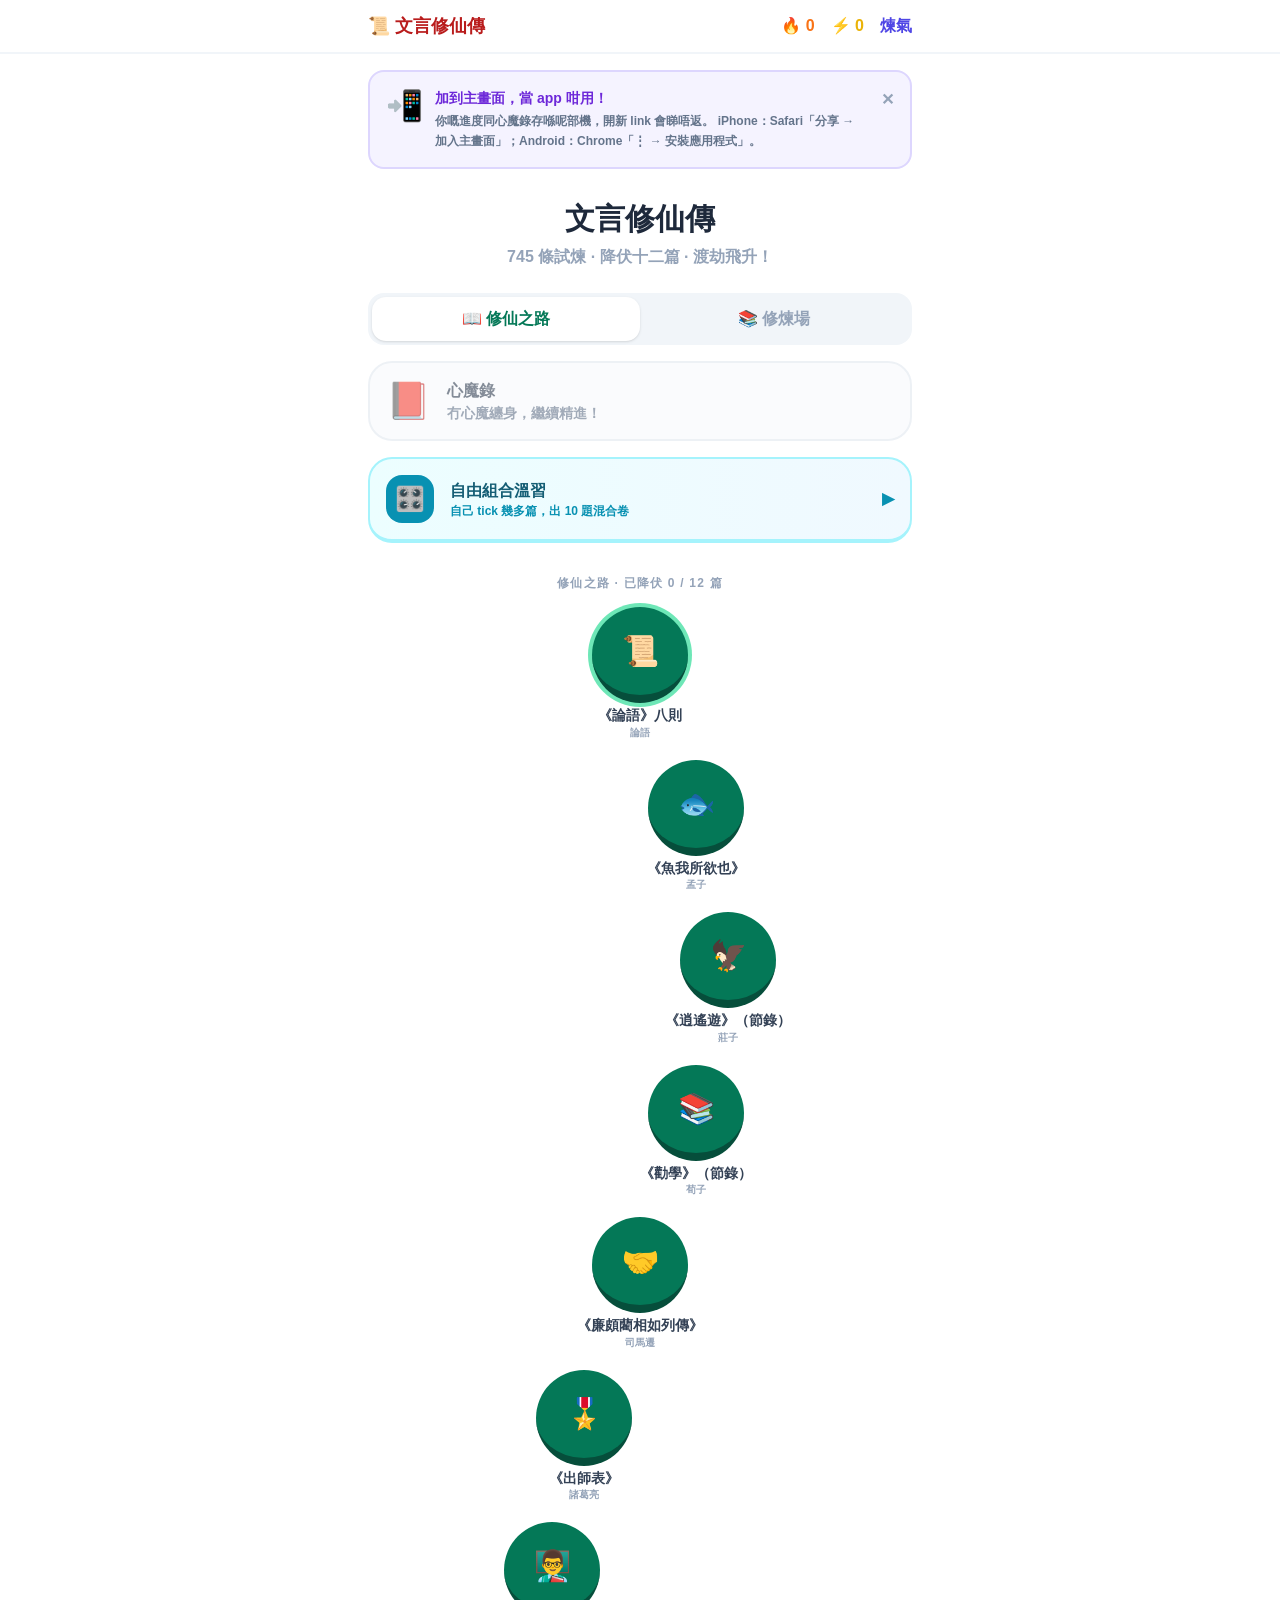
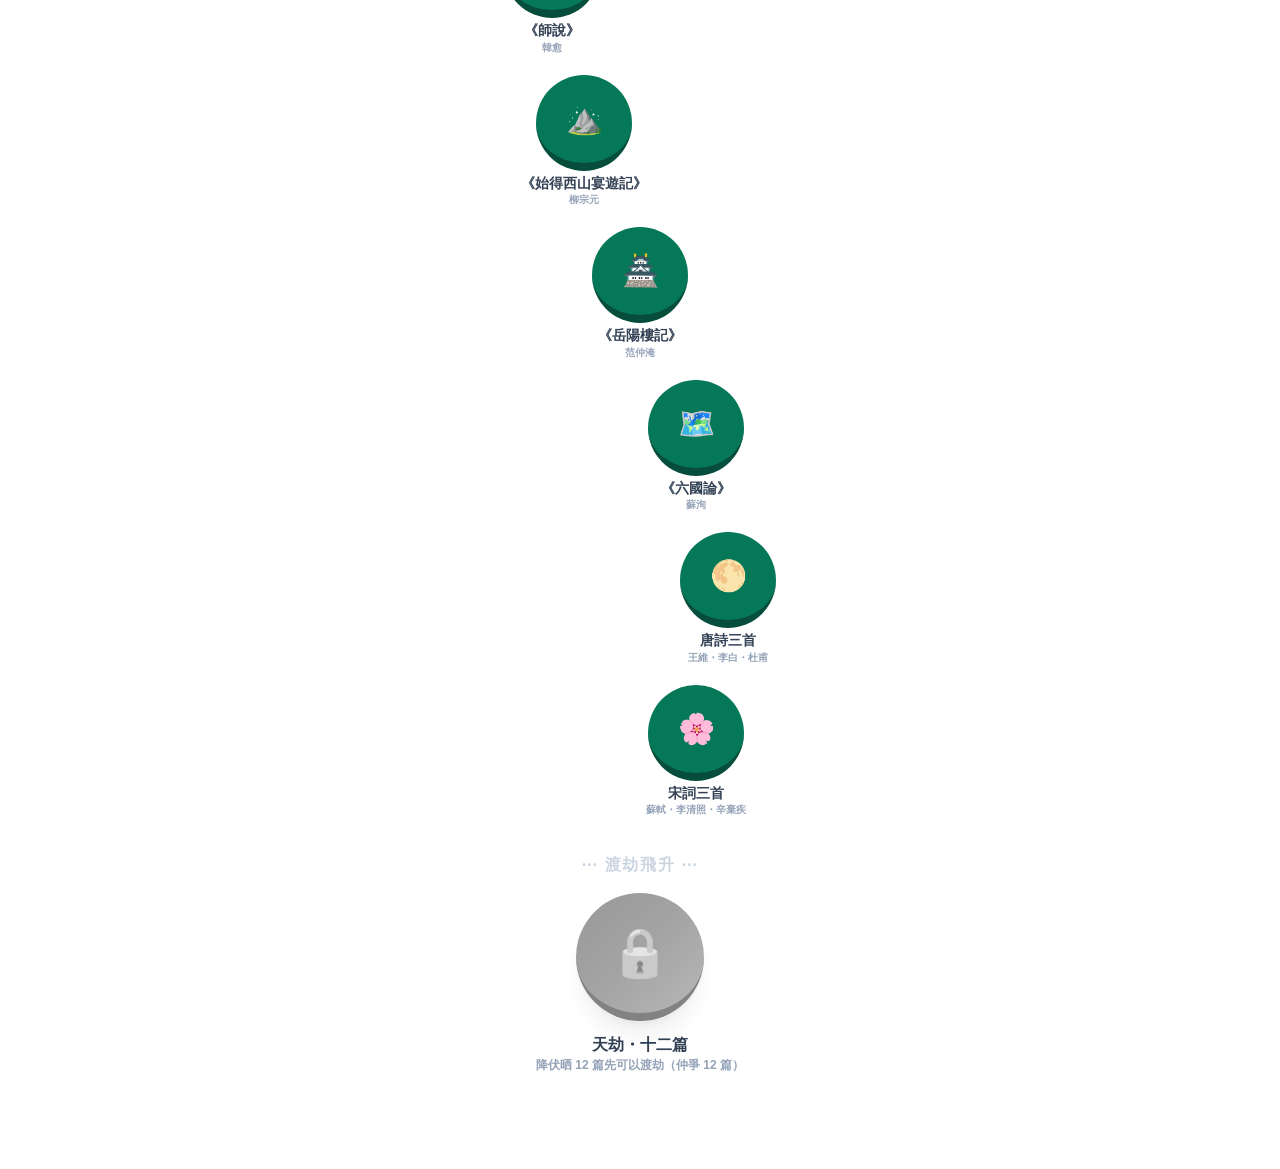
<file: index.html>
<!doctype html>
<html lang="zh-Hant">
  <head>
    <meta charset="UTF-8" />
    <meta name="viewport" content="width=device-width, initial-scale=1.0, viewport-fit=cover" />
    <title>文言修仙傳 · DSE 範文</title>
    <link rel="manifest" href="./manifest.webmanifest" />
    <link rel="icon" type="image/png" href="./favicon.png" />
    <link rel="apple-touch-icon" href="./icons/apple-touch-icon.png" />
    <meta name="theme-color" content="#b91c1c" />
    <meta name="apple-mobile-web-app-capable" content="yes" />
    <meta name="mobile-web-app-capable" content="yes" />
    <meta name="apple-mobile-web-app-status-bar-style" content="default" />
    <meta name="apple-mobile-web-app-title" content="文言修仙傳" />
    <meta name="description" content="文言修仙傳：DSE 十二篇範文 MC、默書房、心魔錄、渡劫試煉" />
    <script type="module" crossorigin src="./assets/index-_JmouH4u.js"></script>
    <link rel="stylesheet" crossorigin href="./assets/index-BBgROUTP.css">
  </head>
  <body>
    <div id="root"></div>
  </body>
</html>
</file>
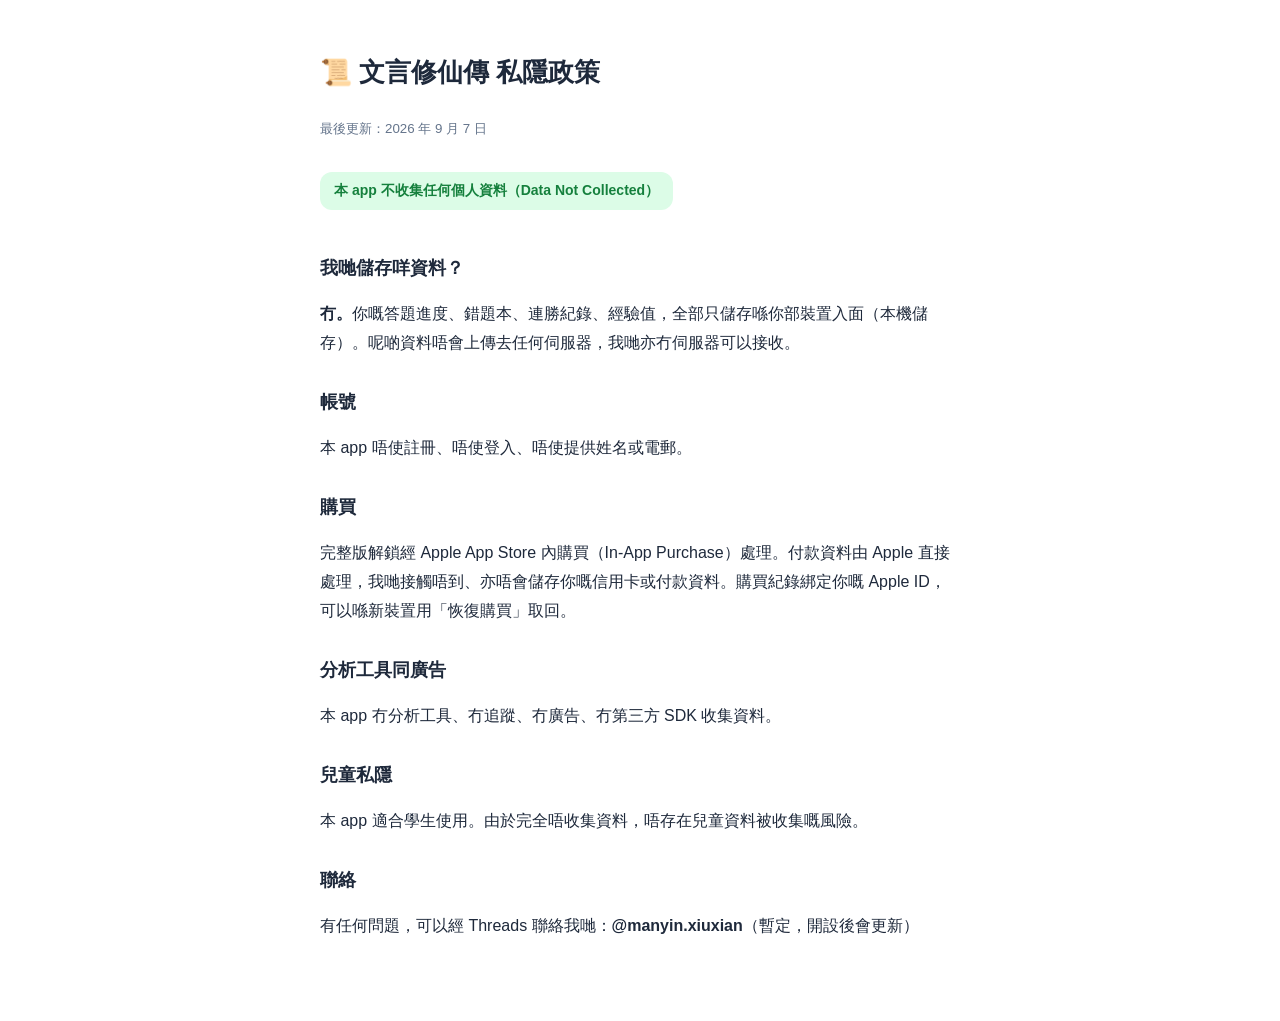
<file: privacy/index.html>
<!DOCTYPE html>
<html lang="zh-Hant">
<head>
<meta charset="UTF-8" />
<meta name="viewport" content="width=device-width, initial-scale=1.0" />
<title>文言修仙傳 私隱政策</title>
<style>
  body { font-family: -apple-system, "PingFang HK", "PingFang TC", sans-serif; max-width: 640px; margin: 0 auto; padding: 32px 20px 64px; color: #1e293b; line-height: 1.8; }
  h1 { font-size: 26px; } h2 { font-size: 18px; margin-top: 28px; }
  .tag { background:#dcfce7; color:#15803d; font-weight:800; border-radius:12px; padding:6px 14px; display:inline-block; font-size:14px; }
  small { color:#64748b; }
</style>
</head>
<body>
  <h1>📜 文言修仙傳 私隱政策</h1>
  <p><small>最後更新：2026 年 9 月 7 日</small></p>
  <p class="tag">本 app 不收集任何個人資料（Data Not Collected）</p>

  <h2>我哋儲存咩資料？</h2>
  <p><strong>冇。</strong>你嘅答題進度、錯題本、連勝紀錄、經驗值，全部只儲存喺你部裝置入面（本機儲存）。呢啲資料唔會上傳去任何伺服器，我哋亦冇伺服器可以接收。</p>

  <h2>帳號</h2>
  <p>本 app 唔使註冊、唔使登入、唔使提供姓名或電郵。</p>

  <h2>購買</h2>
  <p>完整版解鎖經 Apple App Store 內購買（In-App Purchase）處理。付款資料由 Apple 直接處理，我哋接觸唔到、亦唔會儲存你嘅信用卡或付款資料。購買紀錄綁定你嘅 Apple ID，可以喺新裝置用「恢復購買」取回。</p>

  <h2>分析工具同廣告</h2>
  <p>本 app 冇分析工具、冇追蹤、冇廣告、冇第三方 SDK 收集資料。</p>

  <h2>兒童私隱</h2>
  <p>本 app 適合學生使用。由於完全唔收集資料，唔存在兒童資料被收集嘅風險。</p>

  <h2>聯絡</h2>
  <p>有任何問題，可以經 Threads 聯絡我哋：<strong>@manyin.xiuxian</strong>（暫定，開設後會更新）</p>
</body>
</html>
</file>
<file: assets/index-BBgROUTP.css>
*,:before,:after{--tw-border-spacing-x: 0;--tw-border-spacing-y: 0;--tw-translate-x: 0;--tw-translate-y: 0;--tw-rotate: 0;--tw-skew-x: 0;--tw-skew-y: 0;--tw-scale-x: 1;--tw-scale-y: 1;--tw-pan-x: ;--tw-pan-y: ;--tw-pinch-zoom: ;--tw-scroll-snap-strictness: proximity;--tw-gradient-from-position: ;--tw-gradient-via-position: ;--tw-gradient-to-position: ;--tw-ordinal: ;--tw-slashed-zero: ;--tw-numeric-figure: ;--tw-numeric-spacing: ;--tw-numeric-fraction: ;--tw-ring-inset: ;--tw-ring-offset-width: 0px;--tw-ring-offset-color: #fff;--tw-ring-color: rgb(59 130 246 / .5);--tw-ring-offset-shadow: 0 0 #0000;--tw-ring-shadow: 0 0 #0000;--tw-shadow: 0 0 #0000;--tw-shadow-colored: 0 0 #0000;--tw-blur: ;--tw-brightness: ;--tw-contrast: ;--tw-grayscale: ;--tw-hue-rotate: ;--tw-invert: ;--tw-saturate: ;--tw-sepia: ;--tw-drop-shadow: ;--tw-backdrop-blur: ;--tw-backdrop-brightness: ;--tw-backdrop-contrast: ;--tw-backdrop-grayscale: ;--tw-backdrop-hue-rotate: ;--tw-backdrop-invert: ;--tw-backdrop-opacity: ;--tw-backdrop-saturate: ;--tw-backdrop-sepia: ;--tw-contain-size: ;--tw-contain-layout: ;--tw-contain-paint: ;--tw-contain-style: }::backdrop{--tw-border-spacing-x: 0;--tw-border-spacing-y: 0;--tw-translate-x: 0;--tw-translate-y: 0;--tw-rotate: 0;--tw-skew-x: 0;--tw-skew-y: 0;--tw-scale-x: 1;--tw-scale-y: 1;--tw-pan-x: ;--tw-pan-y: ;--tw-pinch-zoom: ;--tw-scroll-snap-strictness: proximity;--tw-gradient-from-position: ;--tw-gradient-via-position: ;--tw-gradient-to-position: ;--tw-ordinal: ;--tw-slashed-zero: ;--tw-numeric-figure: ;--tw-numeric-spacing: ;--tw-numeric-fraction: ;--tw-ring-inset: ;--tw-ring-offset-width: 0px;--tw-ring-offset-color: #fff;--tw-ring-color: rgb(59 130 246 / .5);--tw-ring-offset-shadow: 0 0 #0000;--tw-ring-shadow: 0 0 #0000;--tw-shadow: 0 0 #0000;--tw-shadow-colored: 0 0 #0000;--tw-blur: ;--tw-brightness: ;--tw-contrast: ;--tw-grayscale: ;--tw-hue-rotate: ;--tw-invert: ;--tw-saturate: ;--tw-sepia: ;--tw-drop-shadow: ;--tw-backdrop-blur: ;--tw-backdrop-brightness: ;--tw-backdrop-contrast: ;--tw-backdrop-grayscale: ;--tw-backdrop-hue-rotate: ;--tw-backdrop-invert: ;--tw-backdrop-opacity: ;--tw-backdrop-saturate: ;--tw-backdrop-sepia: ;--tw-contain-size: ;--tw-contain-layout: ;--tw-contain-paint: ;--tw-contain-style: }*,:before,:after{box-sizing:border-box;border-width:0;border-style:solid;border-color:#e5e7eb}:before,:after{--tw-content: ""}html,:host{line-height:1.5;-webkit-text-size-adjust:100%;-moz-tab-size:4;-o-tab-size:4;tab-size:4;font-family:ui-sans-serif,system-ui,sans-serif,"Apple Color Emoji","Segoe UI Emoji",Segoe UI Symbol,"Noto Color Emoji";font-feature-settings:normal;font-variation-settings:normal;-webkit-tap-highlight-color:transparent}body{margin:0;line-height:inherit}hr{height:0;color:inherit;border-top-width:1px}abbr:where([title]){-webkit-text-decoration:underline dotted;text-decoration:underline dotted}h1,h2,h3,h4,h5,h6{font-size:inherit;font-weight:inherit}a{color:inherit;text-decoration:inherit}b,strong{font-weight:bolder}code,kbd,samp,pre{font-family:ui-monospace,SFMono-Regular,Menlo,Monaco,Consolas,Liberation Mono,Courier New,monospace;font-feature-settings:normal;font-variation-settings:normal;font-size:1em}small{font-size:80%}sub,sup{font-size:75%;line-height:0;position:relative;vertical-align:baseline}sub{bottom:-.25em}sup{top:-.5em}table{text-indent:0;border-color:inherit;border-collapse:collapse}button,input,optgroup,select,textarea{font-family:inherit;font-feature-settings:inherit;font-variation-settings:inherit;font-size:100%;font-weight:inherit;line-height:inherit;letter-spacing:inherit;color:inherit;margin:0;padding:0}button,select{text-transform:none}button,input:where([type=button]),input:where([type=reset]),input:where([type=submit]){-webkit-appearance:button;background-color:transparent;background-image:none}:-moz-focusring{outline:auto}:-moz-ui-invalid{box-shadow:none}progress{vertical-align:baseline}::-webkit-inner-spin-button,::-webkit-outer-spin-button{height:auto}[type=search]{-webkit-appearance:textfield;outline-offset:-2px}::-webkit-search-decoration{-webkit-appearance:none}::-webkit-file-upload-button{-webkit-appearance:button;font:inherit}summary{display:list-item}blockquote,dl,dd,h1,h2,h3,h4,h5,h6,hr,figure,p,pre{margin:0}fieldset{margin:0;padding:0}legend{padding:0}ol,ul,menu{list-style:none;margin:0;padding:0}dialog{padding:0}textarea{resize:vertical}input::-moz-placeholder,textarea::-moz-placeholder{opacity:1;color:#9ca3af}input::placeholder,textarea::placeholder{opacity:1;color:#9ca3af}button,[role=button]{cursor:pointer}:disabled{cursor:default}img,svg,video,canvas,audio,iframe,embed,object{display:block;vertical-align:middle}img,video{max-width:100%;height:auto}[hidden]:where(:not([hidden=until-found])){display:none}:root{--background: 0 0% 100%;--foreground: 240 10% 3.9%;--card: 0 0% 100%;--card-foreground: 240 10% 3.9%;--popover: 0 0% 100%;--popover-foreground: 240 10% 3.9%;--primary: 240 5.9% 10%;--primary-foreground: 0 0% 98%;--secondary: 240 4.8% 95.9%;--secondary-foreground: 240 5.9% 10%;--muted: 240 4.8% 95.9%;--muted-foreground: 240 3.8% 46.1%;--accent: 240 4.8% 95.9%;--accent-foreground: 240 5.9% 10%;--destructive: 0 84.2% 60.2%;--destructive-foreground: 0 0% 98%;--border: 240 5.9% 90%;--input: 240 5.9% 90%;--ring: 240 5.9% 10%;--radius: .625rem;--sidebar-background: 0 0% 98%;--sidebar-foreground: 240 5.3% 26.1%;--sidebar-primary: 240 5.9% 10%;--sidebar-primary-foreground: 0 0% 98%;--sidebar-accent: 240 4.8% 95.9%;--sidebar-accent-foreground: 240 5.9% 10%;--sidebar-border: 220 13% 91%;--sidebar-ring: 217.2 91.2% 59.8%}.dark{--background: 240 10% 3.9%;--foreground: 0 0% 98%;--card: 240 10% 3.9%;--card-foreground: 0 0% 98%;--popover: 240 10% 3.9%;--popover-foreground: 0 0% 98%;--primary: 0 0% 98%;--primary-foreground: 240 5.9% 10%;--secondary: 240 3.7% 15.9%;--secondary-foreground: 0 0% 98%;--muted: 240 3.7% 15.9%;--muted-foreground: 240 5% 64.9%;--accent: 240 3.7% 15.9%;--accent-foreground: 0 0% 98%;--destructive: 0 62.8% 30.6%;--destructive-foreground: 0 0% 98%;--border: 240 3.7% 15.9%;--input: 240 3.7% 15.9%;--ring: 240 4.9% 83.9%;--sidebar-background: 240 5.9% 10%;--sidebar-foreground: 240 4.8% 95.9%;--sidebar-primary: 224.3 76.3% 48%;--sidebar-primary-foreground: 0 0% 100%;--sidebar-accent: 240 3.7% 15.9%;--sidebar-accent-foreground: 240 4.8% 95.9%;--sidebar-border: 240 3.7% 15.9%;--sidebar-ring: 217.2 91.2% 59.8%}*{border-color:hsl(var(--border))}body{background-color:hsl(var(--background));color:hsl(var(--foreground))}.sr-only{position:absolute;width:1px;height:1px;padding:0;margin:-1px;overflow:hidden;clip:rect(0,0,0,0);white-space:nowrap;border-width:0}.pointer-events-none{pointer-events:none}.visible{visibility:visible}.invisible{visibility:hidden}.fixed{position:fixed}.absolute{position:absolute}.relative{position:relative}.sticky{position:sticky}.inset-0{inset:0}.inset-x-0{left:0;right:0}.inset-y-0{top:0;bottom:0}.-bottom-12{bottom:-3rem}.-left-12{left:-3rem}.-right-1{right:-.25rem}.-right-12{right:-3rem}.-top-1{top:-.25rem}.-top-12{top:-3rem}.-top-6{top:-1.5rem}.bottom-0{bottom:0}.left-0{left:0}.left-1\/2{left:50%}.left-2{left:.5rem}.left-\[50\%\]{left:50%}.right-0{right:0}.right-1{right:.25rem}.right-2{right:.5rem}.right-3{right:.75rem}.right-4{right:1rem}.top-0{top:0}.top-1\.5{top:.375rem}.top-1\/2{top:50%}.top-3\.5{top:.875rem}.top-4{top:1rem}.top-\[1px\]{top:1px}.top-\[50\%\]{top:50%}.top-\[60\%\]{top:60%}.top-full{top:100%}.isolate{isolation:isolate}.z-10{z-index:10}.z-20{z-index:20}.z-50{z-index:50}.z-\[1\]{z-index:1}.order-first{order:-9999}.order-last{order:9999}.col-start-2{grid-column-start:2}.row-span-2{grid-row:span 2 / span 2}.row-start-1{grid-row-start:1}.\!m-0{margin:0!important}.-mx-1{margin-left:-.25rem;margin-right:-.25rem}.-my-2{margin-top:-.5rem;margin-bottom:-.5rem}.mx-2{margin-left:.5rem;margin-right:.5rem}.mx-3\.5{margin-left:.875rem;margin-right:.875rem}.mx-auto{margin-left:auto;margin-right:auto}.my-0{margin-top:0;margin-bottom:0}.my-0\.5{margin-top:.125rem;margin-bottom:.125rem}.my-1{margin-top:.25rem;margin-bottom:.25rem}.-ml-4{margin-left:-1rem}.-mt-4{margin-top:-1rem}.mb-1{margin-bottom:.25rem}.mb-2{margin-bottom:.5rem}.mb-3{margin-bottom:.75rem}.mb-4{margin-bottom:1rem}.mb-6{margin-bottom:1.5rem}.mb-8{margin-bottom:2rem}.ml-1{margin-left:.25rem}.ml-2{margin-left:.5rem}.ml-4{margin-left:1rem}.ml-auto{margin-left:auto}.mr-2{margin-right:.5rem}.mt-0\.5{margin-top:.125rem}.mt-1{margin-top:.25rem}.mt-1\.5{margin-top:.375rem}.mt-2{margin-top:.5rem}.mt-20{margin-top:5rem}.mt-3{margin-top:.75rem}.mt-4{margin-top:1rem}.mt-5{margin-top:1.25rem}.mt-6{margin-top:1.5rem}.mt-8{margin-top:2rem}.mt-auto{margin-top:auto}.line-clamp-1{overflow:hidden;display:-webkit-box;-webkit-box-orient:vertical;-webkit-line-clamp:1}.line-clamp-2{overflow:hidden;display:-webkit-box;-webkit-box-orient:vertical;-webkit-line-clamp:2}.block{display:block}.inline-block{display:inline-block}.flex{display:flex}.inline-flex{display:inline-flex}.table{display:table}.table-caption{display:table-caption}.table-cell{display:table-cell}.table-row{display:table-row}.grid{display:grid}.hidden{display:none}.aspect-square{aspect-ratio:1 / 1}.aspect-video{aspect-ratio:16 / 9}.size-10{width:2.5rem;height:2.5rem}.size-2{width:.5rem;height:.5rem}.size-2\.5{width:.625rem;height:.625rem}.size-3{width:.75rem;height:.75rem}.size-3\.5{width:.875rem;height:.875rem}.size-4{width:1rem;height:1rem}.size-6{width:1.5rem;height:1.5rem}.size-7{width:1.75rem;height:1.75rem}.size-8{width:2rem;height:2rem}.size-9{width:2.25rem;height:2.25rem}.size-auto{width:auto;height:auto}.size-full{width:100%;height:100%}.h-1\.5{height:.375rem}.h-10{height:2.5rem}.h-12{height:3rem}.h-2{height:.5rem}.h-2\.5{height:.625rem}.h-24{height:6rem}.h-32{height:8rem}.h-4{height:1rem}.h-5{height:1.25rem}.h-6{height:1.5rem}.h-7{height:1.75rem}.h-8{height:2rem}.h-9{height:2.25rem}.h-\[1\.15rem\]{height:1.15rem}.h-\[calc\(100\%-1px\)\]{height:calc(100% - 1px)}.h-\[var\(--radix-navigation-menu-viewport-height\)\]{height:var(--radix-navigation-menu-viewport-height)}.h-\[var\(--radix-select-trigger-height\)\]{height:var(--radix-select-trigger-height)}.h-auto{height:auto}.h-full{height:100%}.h-px{height:1px}.h-svh{height:100svh}.max-h-\[300px\]{max-height:300px}.max-h-\[85vh\]{max-height:85vh}.min-h-0{min-height:0px}.min-h-16{min-height:4rem}.min-h-4{min-height:1rem}.min-h-screen{min-height:100vh}.min-h-svh{min-height:100svh}.w-0{width:0px}.w-1{width:.25rem}.w-12{width:3rem}.w-2{width:.5rem}.w-2\.5{width:.625rem}.w-24{width:6rem}.w-3{width:.75rem}.w-3\/4{width:75%}.w-32{width:8rem}.w-4{width:1rem}.w-5{width:1.25rem}.w-6{width:1.5rem}.w-64{width:16rem}.w-72{width:18rem}.w-8{width:2rem}.w-9{width:2.25rem}.w-\[100px\]{width:100px}.w-auto{width:auto}.w-fit{width:-moz-fit-content;width:fit-content}.w-full{width:100%}.w-max{width:-moz-max-content;width:max-content}.w-px{width:1px}.min-w-0{min-width:0px}.min-w-10{min-width:2.5rem}.min-w-5{min-width:1.25rem}.min-w-8{min-width:2rem}.min-w-9{min-width:2.25rem}.min-w-\[12rem\]{min-width:12rem}.min-w-\[8rem\]{min-width:8rem}.min-w-\[var\(--radix-select-trigger-width\)\]{min-width:var(--radix-select-trigger-width)}.max-w-\[130px\]{max-width:130px}.max-w-\[calc\(100\%-2rem\)\]{max-width:calc(100% - 2rem)}.max-w-max{max-width:-moz-max-content;max-width:max-content}.max-w-md{max-width:28rem}.max-w-sm{max-width:24rem}.max-w-xl{max-width:36rem}.flex-1{flex:1 1 0%}.shrink-0{flex-shrink:0}.grow{flex-grow:1}.grow-0{flex-grow:0}.basis-full{flex-basis:100%}.caption-bottom{caption-side:bottom}.border-collapse{border-collapse:collapse}.-translate-x-1\/2{--tw-translate-x: -50%;transform:translate(var(--tw-translate-x),var(--tw-translate-y)) rotate(var(--tw-rotate)) skew(var(--tw-skew-x)) skewY(var(--tw-skew-y)) scaleX(var(--tw-scale-x)) scaleY(var(--tw-scale-y))}.-translate-x-px{--tw-translate-x: -1px;transform:translate(var(--tw-translate-x),var(--tw-translate-y)) rotate(var(--tw-rotate)) skew(var(--tw-skew-x)) skewY(var(--tw-skew-y)) scaleX(var(--tw-scale-x)) scaleY(var(--tw-scale-y))}.-translate-y-1\/2{--tw-translate-y: -50%;transform:translate(var(--tw-translate-x),var(--tw-translate-y)) rotate(var(--tw-rotate)) skew(var(--tw-skew-x)) skewY(var(--tw-skew-y)) scaleX(var(--tw-scale-x)) scaleY(var(--tw-scale-y))}.translate-x-\[-50\%\]{--tw-translate-x: -50%;transform:translate(var(--tw-translate-x),var(--tw-translate-y)) rotate(var(--tw-rotate)) skew(var(--tw-skew-x)) skewY(var(--tw-skew-y)) scaleX(var(--tw-scale-x)) scaleY(var(--tw-scale-y))}.translate-x-px{--tw-translate-x: 1px;transform:translate(var(--tw-translate-x),var(--tw-translate-y)) rotate(var(--tw-rotate)) skew(var(--tw-skew-x)) skewY(var(--tw-skew-y)) scaleX(var(--tw-scale-x)) scaleY(var(--tw-scale-y))}.translate-y-0\.5{--tw-translate-y: .125rem;transform:translate(var(--tw-translate-x),var(--tw-translate-y)) rotate(var(--tw-rotate)) skew(var(--tw-skew-x)) skewY(var(--tw-skew-y)) scaleX(var(--tw-scale-x)) scaleY(var(--tw-scale-y))}.translate-y-\[-50\%\]{--tw-translate-y: -50%;transform:translate(var(--tw-translate-x),var(--tw-translate-y)) rotate(var(--tw-rotate)) skew(var(--tw-skew-x)) skewY(var(--tw-skew-y)) scaleX(var(--tw-scale-x)) scaleY(var(--tw-scale-y))}.translate-y-\[calc\(-50\%_-_2px\)\]{--tw-translate-y: calc(-50% - 2px) ;transform:translate(var(--tw-translate-x),var(--tw-translate-y)) rotate(var(--tw-rotate)) skew(var(--tw-skew-x)) skewY(var(--tw-skew-y)) scaleX(var(--tw-scale-x)) scaleY(var(--tw-scale-y))}.rotate-45{--tw-rotate: 45deg;transform:translate(var(--tw-translate-x),var(--tw-translate-y)) rotate(var(--tw-rotate)) skew(var(--tw-skew-x)) skewY(var(--tw-skew-y)) scaleX(var(--tw-scale-x)) scaleY(var(--tw-scale-y))}.rotate-90{--tw-rotate: 90deg;transform:translate(var(--tw-translate-x),var(--tw-translate-y)) rotate(var(--tw-rotate)) skew(var(--tw-skew-x)) skewY(var(--tw-skew-y)) scaleX(var(--tw-scale-x)) scaleY(var(--tw-scale-y))}.transform{transform:translate(var(--tw-translate-x),var(--tw-translate-y)) rotate(var(--tw-rotate)) skew(var(--tw-skew-x)) skewY(var(--tw-skew-y)) scaleX(var(--tw-scale-x)) scaleY(var(--tw-scale-y))}.animate-\[shake_0\.4s\]{animation:shake .4s}@keyframes bounce{0%,to{transform:translateY(-25%);animation-timing-function:cubic-bezier(.8,0,1,1)}50%{transform:none;animation-timing-function:cubic-bezier(0,0,.2,1)}}.animate-bounce{animation:bounce 1s infinite}@keyframes caret-blink{0%,70%,to{opacity:1}20%,50%{opacity:0}}.animate-caret-blink{animation:caret-blink 1.25s ease-out infinite}@keyframes ping{75%,to{transform:scale(2);opacity:0}}.animate-ping{animation:ping 1s cubic-bezier(0,0,.2,1) infinite}@keyframes pulse{50%{opacity:.5}}.animate-pulse{animation:pulse 2s cubic-bezier(.4,0,.6,1) infinite}@keyframes spin{to{transform:rotate(360deg)}}.animate-spin{animation:spin 1s linear infinite}.cursor-default{cursor:default}.cursor-text{cursor:text}.touch-none{touch-action:none}.select-none{-webkit-user-select:none;-moz-user-select:none;user-select:none}.resize-none{resize:none}.scroll-my-1{scroll-margin-top:.25rem;scroll-margin-bottom:.25rem}.scroll-py-1{scroll-padding-top:.25rem;scroll-padding-bottom:.25rem}.list-disc{list-style-type:disc}.list-none{list-style-type:none}.auto-rows-min{grid-auto-rows:min-content}.grid-cols-3{grid-template-columns:repeat(3,minmax(0,1fr))}.grid-cols-\[0_1fr\]{grid-template-columns:0 1fr}.grid-rows-\[auto_auto\]{grid-template-rows:auto auto}.flex-row{flex-direction:row}.flex-col{flex-direction:column}.flex-col-reverse{flex-direction:column-reverse}.flex-wrap{flex-wrap:wrap}.place-content-center{place-content:center}.items-start{align-items:flex-start}.items-end{align-items:flex-end}.items-center{align-items:center}.items-stretch{align-items:stretch}.justify-start{justify-content:flex-start}.justify-center{justify-content:center}.justify-between{justify-content:space-between}.justify-items-start{justify-items:start}.gap-0\.5{gap:.125rem}.gap-1{gap:.25rem}.gap-1\.5{gap:.375rem}.gap-2{gap:.5rem}.gap-2\.5{gap:.625rem}.gap-3{gap:.75rem}.gap-4{gap:1rem}.gap-6{gap:1.5rem}.gap-7{gap:1.75rem}.gap-\[--spacing\(var\(--gap\)\)\]{gap:var(--spacing(var(--gap)))}.gap-y-0\.5{row-gap:.125rem}.self-start{align-self:flex-start}.self-stretch{align-self:stretch}.justify-self-end{justify-self:end}.overflow-auto{overflow:auto}.overflow-hidden{overflow:hidden}.overflow-x-auto{overflow-x:auto}.overflow-y-auto{overflow-y:auto}.overflow-x-hidden{overflow-x:hidden}.truncate{overflow:hidden;text-overflow:ellipsis;white-space:nowrap}.whitespace-nowrap{white-space:nowrap}.text-balance{text-wrap:balance}.break-words{overflow-wrap:break-word}.rounded-2xl{border-radius:1rem}.rounded-3xl{border-radius:1.5rem}.rounded-\[2px\]{border-radius:2px}.rounded-\[4px\]{border-radius:4px}.rounded-\[calc\(var\(--radius\)-5px\)\]{border-radius:calc(var(--radius) - 5px)}.rounded-\[inherit\]{border-radius:inherit}.rounded-full{border-radius:9999px}.rounded-lg{border-radius:var(--radius)}.rounded-md{border-radius:calc(var(--radius) - 2px)}.rounded-none{border-radius:0}.rounded-sm{border-radius:calc(var(--radius) - 4px)}.rounded-xl{border-radius:calc(var(--radius) + 4px)}.rounded-xs{border-radius:calc(var(--radius) - 6px)}.rounded-l-md{border-top-left-radius:calc(var(--radius) - 2px);border-bottom-left-radius:calc(var(--radius) - 2px)}.rounded-r-md{border-top-right-radius:calc(var(--radius) - 2px);border-bottom-right-radius:calc(var(--radius) - 2px)}.rounded-tl-sm{border-top-left-radius:calc(var(--radius) - 4px)}.border{border-width:1px}.border-0{border-width:0px}.border-2{border-width:2px}.border-\[1\.5px\]{border-width:1.5px}.border-y{border-top-width:1px;border-bottom-width:1px}.border-b{border-bottom-width:1px}.border-b-2{border-bottom-width:2px}.border-b-4{border-bottom-width:4px}.border-b-8{border-bottom-width:8px}.border-l{border-left-width:1px}.border-r{border-right-width:1px}.border-t{border-top-width:1px}.border-t-4{border-top-width:4px}.border-dashed{border-style:dashed}.border-amber-300{--tw-border-opacity: 1;border-color:rgb(252 211 77 / var(--tw-border-opacity, 1))}.border-amber-500{--tw-border-opacity: 1;border-color:rgb(245 158 11 / var(--tw-border-opacity, 1))}.border-amber-700{--tw-border-opacity: 1;border-color:rgb(180 83 9 / var(--tw-border-opacity, 1))}.border-border{border-color:hsl(var(--border))}.border-border\/50{border-color:hsl(var(--border) / .5)}.border-cyan-200{--tw-border-opacity: 1;border-color:rgb(165 243 252 / var(--tw-border-opacity, 1))}.border-cyan-400{--tw-border-opacity: 1;border-color:rgb(34 211 238 / var(--tw-border-opacity, 1))}.border-cyan-600{--tw-border-opacity: 1;border-color:rgb(8 145 178 / var(--tw-border-opacity, 1))}.border-cyan-700{--tw-border-opacity: 1;border-color:rgb(14 116 144 / var(--tw-border-opacity, 1))}.border-cyan-800{--tw-border-opacity: 1;border-color:rgb(21 94 117 / var(--tw-border-opacity, 1))}.border-emerald-200{--tw-border-opacity: 1;border-color:rgb(167 243 208 / var(--tw-border-opacity, 1))}.border-emerald-600{--tw-border-opacity: 1;border-color:rgb(5 150 105 / var(--tw-border-opacity, 1))}.border-emerald-900{--tw-border-opacity: 1;border-color:rgb(6 78 59 / var(--tw-border-opacity, 1))}.border-green-200{--tw-border-opacity: 1;border-color:rgb(187 247 208 / var(--tw-border-opacity, 1))}.border-green-300{--tw-border-opacity: 1;border-color:rgb(134 239 172 / var(--tw-border-opacity, 1))}.border-green-400{--tw-border-opacity: 1;border-color:rgb(74 222 128 / var(--tw-border-opacity, 1))}.border-green-500{--tw-border-opacity: 1;border-color:rgb(34 197 94 / var(--tw-border-opacity, 1))}.border-green-700{--tw-border-opacity: 1;border-color:rgb(21 128 61 / var(--tw-border-opacity, 1))}.border-input{border-color:hsl(var(--input))}.border-primary{border-color:hsl(var(--primary))}.border-purple-900{--tw-border-opacity: 1;border-color:rgb(88 28 135 / var(--tw-border-opacity, 1))}.border-red-300{--tw-border-opacity: 1;border-color:rgb(252 165 165 / var(--tw-border-opacity, 1))}.border-red-400{--tw-border-opacity: 1;border-color:rgb(248 113 113 / var(--tw-border-opacity, 1))}.border-rose-200{--tw-border-opacity: 1;border-color:rgb(254 205 211 / var(--tw-border-opacity, 1))}.border-rose-700{--tw-border-opacity: 1;border-color:rgb(190 18 60 / var(--tw-border-opacity, 1))}.border-sidebar-border{border-color:hsl(var(--sidebar-border))}.border-sky-200{--tw-border-opacity: 1;border-color:rgb(186 230 253 / var(--tw-border-opacity, 1))}.border-slate-100{--tw-border-opacity: 1;border-color:rgb(241 245 249 / var(--tw-border-opacity, 1))}.border-slate-200{--tw-border-opacity: 1;border-color:rgb(226 232 240 / var(--tw-border-opacity, 1))}.border-slate-300{--tw-border-opacity: 1;border-color:rgb(203 213 225 / var(--tw-border-opacity, 1))}.border-slate-400{--tw-border-opacity: 1;border-color:rgb(148 163 184 / var(--tw-border-opacity, 1))}.border-slate-700{--tw-border-opacity: 1;border-color:rgb(51 65 85 / var(--tw-border-opacity, 1))}.border-transparent{border-color:transparent}.border-violet-200{--tw-border-opacity: 1;border-color:rgb(221 214 254 / var(--tw-border-opacity, 1))}.border-yellow-300{--tw-border-opacity: 1;border-color:rgb(253 224 71 / var(--tw-border-opacity, 1))}.border-yellow-500{--tw-border-opacity: 1;border-color:rgb(234 179 8 / var(--tw-border-opacity, 1))}.border-l-transparent{border-left-color:transparent}.border-t-transparent{border-top-color:transparent}.bg-accent{background-color:hsl(var(--accent))}.bg-amber-400{--tw-bg-opacity: 1;background-color:rgb(251 191 36 / var(--tw-bg-opacity, 1))}.bg-amber-50{--tw-bg-opacity: 1;background-color:rgb(255 251 235 / var(--tw-bg-opacity, 1))}.bg-background{background-color:hsl(var(--background))}.bg-black\/50{background-color:#00000080}.bg-border{background-color:hsl(var(--border))}.bg-card{background-color:hsl(var(--card))}.bg-cyan-50{--tw-bg-opacity: 1;background-color:rgb(236 254 255 / var(--tw-bg-opacity, 1))}.bg-cyan-500{--tw-bg-opacity: 1;background-color:rgb(6 182 212 / var(--tw-bg-opacity, 1))}.bg-cyan-600{--tw-bg-opacity: 1;background-color:rgb(8 145 178 / var(--tw-bg-opacity, 1))}.bg-destructive{--tw-bg-opacity: 1;background-color:hsl(var(--destructive) / var(--tw-bg-opacity, 1))}.bg-emerald-50{--tw-bg-opacity: 1;background-color:rgb(236 253 245 / var(--tw-bg-opacity, 1))}.bg-emerald-700{--tw-bg-opacity: 1;background-color:rgb(4 120 87 / var(--tw-bg-opacity, 1))}.bg-foreground{background-color:hsl(var(--foreground))}.bg-green-100{--tw-bg-opacity: 1;background-color:rgb(220 252 231 / var(--tw-bg-opacity, 1))}.bg-green-50{--tw-bg-opacity: 1;background-color:rgb(240 253 244 / var(--tw-bg-opacity, 1))}.bg-green-500{--tw-bg-opacity: 1;background-color:rgb(34 197 94 / var(--tw-bg-opacity, 1))}.bg-input{background-color:hsl(var(--input))}.bg-muted{background-color:hsl(var(--muted))}.bg-muted\/50{background-color:hsl(var(--muted) / .5)}.bg-popover{background-color:hsl(var(--popover))}.bg-primary{background-color:hsl(var(--primary))}.bg-primary\/20{background-color:hsl(var(--primary) / .2)}.bg-red-100{--tw-bg-opacity: 1;background-color:rgb(254 226 226 / var(--tw-bg-opacity, 1))}.bg-red-50{--tw-bg-opacity: 1;background-color:rgb(254 242 242 / var(--tw-bg-opacity, 1))}.bg-rose-50{--tw-bg-opacity: 1;background-color:rgb(255 241 242 / var(--tw-bg-opacity, 1))}.bg-rose-500{--tw-bg-opacity: 1;background-color:rgb(244 63 94 / var(--tw-bg-opacity, 1))}.bg-secondary{background-color:hsl(var(--secondary))}.bg-sidebar{background-color:hsl(var(--sidebar-background))}.bg-sidebar-border{background-color:hsl(var(--sidebar-border))}.bg-sky-50{--tw-bg-opacity: 1;background-color:rgb(240 249 255 / var(--tw-bg-opacity, 1))}.bg-slate-100{--tw-bg-opacity: 1;background-color:rgb(241 245 249 / var(--tw-bg-opacity, 1))}.bg-slate-200{--tw-bg-opacity: 1;background-color:rgb(226 232 240 / var(--tw-bg-opacity, 1))}.bg-slate-300{--tw-bg-opacity: 1;background-color:rgb(203 213 225 / var(--tw-bg-opacity, 1))}.bg-slate-50{--tw-bg-opacity: 1;background-color:rgb(248 250 252 / var(--tw-bg-opacity, 1))}.bg-slate-500{--tw-bg-opacity: 1;background-color:rgb(100 116 139 / var(--tw-bg-opacity, 1))}.bg-transparent{background-color:transparent}.bg-violet-50{--tw-bg-opacity: 1;background-color:rgb(245 243 255 / var(--tw-bg-opacity, 1))}.bg-white{--tw-bg-opacity: 1;background-color:rgb(255 255 255 / var(--tw-bg-opacity, 1))}.bg-yellow-300{--tw-bg-opacity: 1;background-color:rgb(253 224 71 / var(--tw-bg-opacity, 1))}.bg-yellow-50{--tw-bg-opacity: 1;background-color:rgb(254 252 232 / var(--tw-bg-opacity, 1))}.bg-gradient-to-br{background-image:linear-gradient(to bottom right,var(--tw-gradient-stops))}.bg-gradient-to-r{background-image:linear-gradient(to right,var(--tw-gradient-stops))}.from-amber-400{--tw-gradient-from: #fbbf24 var(--tw-gradient-from-position);--tw-gradient-to: rgb(251 191 36 / 0) var(--tw-gradient-to-position);--tw-gradient-stops: var(--tw-gradient-from), var(--tw-gradient-to)}.from-cyan-50{--tw-gradient-from: #ecfeff var(--tw-gradient-from-position);--tw-gradient-to: rgb(236 254 255 / 0) var(--tw-gradient-to-position);--tw-gradient-stops: var(--tw-gradient-from), var(--tw-gradient-to)}.from-purple-600{--tw-gradient-from: #9333ea var(--tw-gradient-from-position);--tw-gradient-to: rgb(147 51 234 / 0) var(--tw-gradient-to-position);--tw-gradient-stops: var(--tw-gradient-from), var(--tw-gradient-to)}.from-red-500{--tw-gradient-from: #ef4444 var(--tw-gradient-from-position);--tw-gradient-to: rgb(239 68 68 / 0) var(--tw-gradient-to-position);--tw-gradient-stops: var(--tw-gradient-from), var(--tw-gradient-to)}.via-red-500{--tw-gradient-to: rgb(239 68 68 / 0) var(--tw-gradient-to-position);--tw-gradient-stops: var(--tw-gradient-from), #ef4444 var(--tw-gradient-via-position), var(--tw-gradient-to)}.to-orange-500{--tw-gradient-to: #f97316 var(--tw-gradient-to-position)}.to-purple-600{--tw-gradient-to: #9333ea var(--tw-gradient-to-position)}.to-sky-50{--tw-gradient-to: #f0f9ff var(--tw-gradient-to-position)}.to-yellow-500{--tw-gradient-to: #eab308 var(--tw-gradient-to-position)}.fill-current{fill:currentColor}.fill-foreground{fill:hsl(var(--foreground))}.fill-primary{fill:hsl(var(--primary))}.p-0{padding:0}.p-1{padding:.25rem}.p-2{padding:.5rem}.p-3{padding:.75rem}.p-4{padding:1rem}.p-5{padding:1.25rem}.p-6{padding:1.5rem}.p-\[3px\]{padding:3px}.p-px{padding:1px}.px-1{padding-left:.25rem;padding-right:.25rem}.px-1\.5{padding-left:.375rem;padding-right:.375rem}.px-2{padding-left:.5rem;padding-right:.5rem}.px-2\.5{padding-left:.625rem;padding-right:.625rem}.px-3{padding-left:.75rem;padding-right:.75rem}.px-4{padding-left:1rem;padding-right:1rem}.px-5{padding-left:1.25rem;padding-right:1.25rem}.px-6{padding-left:1.5rem;padding-right:1.5rem}.px-8{padding-left:2rem;padding-right:2rem}.py-0\.5{padding-top:.125rem;padding-bottom:.125rem}.py-1{padding-top:.25rem;padding-bottom:.25rem}.py-1\.5{padding-top:.375rem;padding-bottom:.375rem}.py-2{padding-top:.5rem;padding-bottom:.5rem}.py-2\.5{padding-top:.625rem;padding-bottom:.625rem}.py-3{padding-top:.75rem;padding-bottom:.75rem}.py-4{padding-top:1rem;padding-bottom:1rem}.py-6{padding-top:1.5rem;padding-bottom:1.5rem}.pb-24{padding-bottom:6rem}.pb-3{padding-bottom:.75rem}.pb-4{padding-bottom:1rem}.pb-56{padding-bottom:14rem}.pl-2{padding-left:.5rem}.pl-3{padding-left:.75rem}.pl-4{padding-left:1rem}.pl-8{padding-left:2rem}.pr-1{padding-right:.25rem}.pr-2{padding-right:.5rem}.pr-2\.5{padding-right:.625rem}.pr-3{padding-right:.75rem}.pr-8{padding-right:2rem}.pt-0{padding-top:0}.pt-3{padding-top:.75rem}.pt-4{padding-top:1rem}.text-left{text-align:left}.text-center{text-align:center}.align-middle{vertical-align:middle}.font-mono{font-family:ui-monospace,SFMono-Regular,Menlo,Monaco,Consolas,Liberation Mono,Courier New,monospace}.font-sans{font-family:ui-sans-serif,system-ui,sans-serif,"Apple Color Emoji","Segoe UI Emoji",Segoe UI Symbol,"Noto Color Emoji"}.text-2xl{font-size:1.5rem;line-height:2rem}.text-3xl{font-size:1.875rem;line-height:2.25rem}.text-4xl{font-size:2.25rem;line-height:2.5rem}.text-5xl{font-size:3rem;line-height:1}.text-7xl{font-size:4.5rem;line-height:1}.text-8xl{font-size:6rem;line-height:1}.text-\[0\.8rem\]{font-size:.8rem}.text-\[10px\]{font-size:10px}.text-base{font-size:1rem;line-height:1.5rem}.text-lg{font-size:1.125rem;line-height:1.75rem}.text-sm{font-size:.875rem;line-height:1.25rem}.text-sm\/relaxed{font-size:.875rem;line-height:1.625}.text-xl{font-size:1.25rem;line-height:1.75rem}.text-xs{font-size:.75rem;line-height:1rem}.font-bold{font-weight:700}.font-extrabold{font-weight:800}.font-medium{font-weight:500}.font-normal{font-weight:400}.font-semibold{font-weight:600}.uppercase{text-transform:uppercase}.tabular-nums{--tw-numeric-spacing: tabular-nums;font-variant-numeric:var(--tw-ordinal) var(--tw-slashed-zero) var(--tw-numeric-figure) var(--tw-numeric-spacing) var(--tw-numeric-fraction)}.leading-none{line-height:1}.leading-normal{line-height:1.5}.leading-relaxed{line-height:1.625}.leading-snug{line-height:1.375}.leading-tight{line-height:1.25}.tracking-tight{letter-spacing:-.025em}.tracking-wider{letter-spacing:.05em}.tracking-widest{letter-spacing:.1em}.text-accent-foreground{color:hsl(var(--accent-foreground))}.text-amber-500{--tw-text-opacity: 1;color:rgb(245 158 11 / var(--tw-text-opacity, 1))}.text-amber-600{--tw-text-opacity: 1;color:rgb(217 119 6 / var(--tw-text-opacity, 1))}.text-amber-900{--tw-text-opacity: 1;color:rgb(120 53 15 / var(--tw-text-opacity, 1))}.text-background{color:hsl(var(--background))}.text-card-foreground{color:hsl(var(--card-foreground))}.text-current{color:currentColor}.text-cyan-600{--tw-text-opacity: 1;color:rgb(8 145 178 / var(--tw-text-opacity, 1))}.text-cyan-700{--tw-text-opacity: 1;color:rgb(14 116 144 / var(--tw-text-opacity, 1))}.text-cyan-800{--tw-text-opacity: 1;color:rgb(21 94 117 / var(--tw-text-opacity, 1))}.text-destructive{--tw-text-opacity: 1;color:hsl(var(--destructive) / var(--tw-text-opacity, 1))}.text-emerald-600{--tw-text-opacity: 1;color:rgb(5 150 105 / var(--tw-text-opacity, 1))}.text-emerald-700{--tw-text-opacity: 1;color:rgb(4 120 87 / var(--tw-text-opacity, 1))}.text-emerald-800{--tw-text-opacity: 1;color:rgb(6 95 70 / var(--tw-text-opacity, 1))}.text-foreground{color:hsl(var(--foreground))}.text-green-500{--tw-text-opacity: 1;color:rgb(34 197 94 / var(--tw-text-opacity, 1))}.text-green-600{--tw-text-opacity: 1;color:rgb(22 163 74 / var(--tw-text-opacity, 1))}.text-green-700{--tw-text-opacity: 1;color:rgb(21 128 61 / var(--tw-text-opacity, 1))}.text-indigo-600{--tw-text-opacity: 1;color:rgb(79 70 229 / var(--tw-text-opacity, 1))}.text-muted-foreground{color:hsl(var(--muted-foreground))}.text-orange-500{--tw-text-opacity: 1;color:rgb(249 115 22 / var(--tw-text-opacity, 1))}.text-popover-foreground{color:hsl(var(--popover-foreground))}.text-primary{color:hsl(var(--primary))}.text-primary-foreground{color:hsl(var(--primary-foreground))}.text-red-400{--tw-text-opacity: 1;color:rgb(248 113 113 / var(--tw-text-opacity, 1))}.text-red-500{--tw-text-opacity: 1;color:rgb(239 68 68 / var(--tw-text-opacity, 1))}.text-red-600{--tw-text-opacity: 1;color:rgb(220 38 38 / var(--tw-text-opacity, 1))}.text-red-700{--tw-text-opacity: 1;color:rgb(185 28 28 / var(--tw-text-opacity, 1))}.text-rose-500{--tw-text-opacity: 1;color:rgb(244 63 94 / var(--tw-text-opacity, 1))}.text-rose-700{--tw-text-opacity: 1;color:rgb(190 18 60 / var(--tw-text-opacity, 1))}.text-secondary-foreground{color:hsl(var(--secondary-foreground))}.text-sidebar-foreground{color:hsl(var(--sidebar-foreground))}.text-sidebar-foreground\/70{color:hsl(var(--sidebar-foreground) / .7)}.text-sky-700{--tw-text-opacity: 1;color:rgb(3 105 161 / var(--tw-text-opacity, 1))}.text-slate-300{--tw-text-opacity: 1;color:rgb(203 213 225 / var(--tw-text-opacity, 1))}.text-slate-400{--tw-text-opacity: 1;color:rgb(148 163 184 / var(--tw-text-opacity, 1))}.text-slate-500{--tw-text-opacity: 1;color:rgb(100 116 139 / var(--tw-text-opacity, 1))}.text-slate-600{--tw-text-opacity: 1;color:rgb(71 85 105 / var(--tw-text-opacity, 1))}.text-slate-700{--tw-text-opacity: 1;color:rgb(51 65 85 / var(--tw-text-opacity, 1))}.text-slate-800{--tw-text-opacity: 1;color:rgb(30 41 59 / var(--tw-text-opacity, 1))}.text-transparent{color:transparent}.text-violet-700{--tw-text-opacity: 1;color:rgb(109 40 217 / var(--tw-text-opacity, 1))}.text-white{--tw-text-opacity: 1;color:rgb(255 255 255 / var(--tw-text-opacity, 1))}.text-yellow-500{--tw-text-opacity: 1;color:rgb(234 179 8 / var(--tw-text-opacity, 1))}.text-yellow-600{--tw-text-opacity: 1;color:rgb(202 138 4 / var(--tw-text-opacity, 1))}.text-yellow-800{--tw-text-opacity: 1;color:rgb(133 77 14 / var(--tw-text-opacity, 1))}.underline{text-decoration-line:underline}.line-through{text-decoration-line:line-through}.underline-offset-4{text-underline-offset:4px}.opacity-0{opacity:0}.opacity-40{opacity:.4}.opacity-50{opacity:.5}.opacity-60{opacity:.6}.opacity-70{opacity:.7}.shadow{--tw-shadow: 0 1px 3px 0 rgb(0 0 0 / .1), 0 1px 2px -1px rgb(0 0 0 / .1);--tw-shadow-colored: 0 1px 3px 0 var(--tw-shadow-color), 0 1px 2px -1px var(--tw-shadow-color);box-shadow:var(--tw-ring-offset-shadow, 0 0 #0000),var(--tw-ring-shadow, 0 0 #0000),var(--tw-shadow)}.shadow-2xl{--tw-shadow: 0 25px 50px -12px rgb(0 0 0 / .25);--tw-shadow-colored: 0 25px 50px -12px var(--tw-shadow-color);box-shadow:var(--tw-ring-offset-shadow, 0 0 #0000),var(--tw-ring-shadow, 0 0 #0000),var(--tw-shadow)}.shadow-\[0_0_0_1px_hsl\(var\(--sidebar-border\)\)\]{--tw-shadow: 0 0 0 1px hsl(var(--sidebar-border));--tw-shadow-colored: 0 0 0 1px var(--tw-shadow-color);box-shadow:var(--tw-ring-offset-shadow, 0 0 #0000),var(--tw-ring-shadow, 0 0 #0000),var(--tw-shadow)}.shadow-lg{--tw-shadow: 0 10px 15px -3px rgb(0 0 0 / .1), 0 4px 6px -4px rgb(0 0 0 / .1);--tw-shadow-colored: 0 10px 15px -3px var(--tw-shadow-color), 0 4px 6px -4px var(--tw-shadow-color);box-shadow:var(--tw-ring-offset-shadow, 0 0 #0000),var(--tw-ring-shadow, 0 0 #0000),var(--tw-shadow)}.shadow-md{--tw-shadow: 0 4px 6px -1px rgb(0 0 0 / .1), 0 2px 4px -2px rgb(0 0 0 / .1);--tw-shadow-colored: 0 4px 6px -1px var(--tw-shadow-color), 0 2px 4px -2px var(--tw-shadow-color);box-shadow:var(--tw-ring-offset-shadow, 0 0 #0000),var(--tw-ring-shadow, 0 0 #0000),var(--tw-shadow)}.shadow-none{--tw-shadow: 0 0 #0000;--tw-shadow-colored: 0 0 #0000;box-shadow:var(--tw-ring-offset-shadow, 0 0 #0000),var(--tw-ring-shadow, 0 0 #0000),var(--tw-shadow)}.shadow-sm{--tw-shadow: 0 1px 2px 0 rgb(0 0 0 / .05);--tw-shadow-colored: 0 1px 2px 0 var(--tw-shadow-color);box-shadow:var(--tw-ring-offset-shadow, 0 0 #0000),var(--tw-ring-shadow, 0 0 #0000),var(--tw-shadow)}.shadow-xl{--tw-shadow: 0 20px 25px -5px rgb(0 0 0 / .1), 0 8px 10px -6px rgb(0 0 0 / .1);--tw-shadow-colored: 0 20px 25px -5px var(--tw-shadow-color), 0 8px 10px -6px var(--tw-shadow-color);box-shadow:var(--tw-ring-offset-shadow, 0 0 #0000),var(--tw-ring-shadow, 0 0 #0000),var(--tw-shadow)}.shadow-xs{--tw-shadow: 0 1px 2px 0 rgb(0 0 0 / .05);--tw-shadow-colored: 0 1px 2px 0 var(--tw-shadow-color);box-shadow:var(--tw-ring-offset-shadow, 0 0 #0000),var(--tw-ring-shadow, 0 0 #0000),var(--tw-shadow)}.outline-none{outline:2px solid transparent;outline-offset:2px}.outline{outline-style:solid}.ring-0{--tw-ring-offset-shadow: var(--tw-ring-inset) 0 0 0 var(--tw-ring-offset-width) var(--tw-ring-offset-color);--tw-ring-shadow: var(--tw-ring-inset) 0 0 0 calc(0px + var(--tw-ring-offset-width)) var(--tw-ring-color);box-shadow:var(--tw-ring-offset-shadow),var(--tw-ring-shadow),var(--tw-shadow, 0 0 #0000)}.ring-4{--tw-ring-offset-shadow: var(--tw-ring-inset) 0 0 0 var(--tw-ring-offset-width) var(--tw-ring-offset-color);--tw-ring-shadow: var(--tw-ring-inset) 0 0 0 calc(4px + var(--tw-ring-offset-width)) var(--tw-ring-color);box-shadow:var(--tw-ring-offset-shadow),var(--tw-ring-shadow),var(--tw-shadow, 0 0 #0000)}.ring-emerald-300{--tw-ring-opacity: 1;--tw-ring-color: rgb(110 231 183 / var(--tw-ring-opacity, 1))}.ring-ring\/50{--tw-ring-color: hsl(var(--ring) / .5)}.ring-sidebar-ring{--tw-ring-color: hsl(var(--sidebar-ring))}.ring-offset-background{--tw-ring-offset-color: hsl(var(--background))}.grayscale{--tw-grayscale: grayscale(100%);filter:var(--tw-blur) var(--tw-brightness) var(--tw-contrast) var(--tw-grayscale) var(--tw-hue-rotate) var(--tw-invert) var(--tw-saturate) var(--tw-sepia) var(--tw-drop-shadow)}.filter{filter:var(--tw-blur) var(--tw-brightness) var(--tw-contrast) var(--tw-grayscale) var(--tw-hue-rotate) var(--tw-invert) var(--tw-saturate) var(--tw-sepia) var(--tw-drop-shadow)}.transition{transition-property:color,background-color,border-color,text-decoration-color,fill,stroke,opacity,box-shadow,transform,filter,backdrop-filter;transition-timing-function:cubic-bezier(.4,0,.2,1);transition-duration:.15s}.transition-\[color\,box-shadow\]{transition-property:color,box-shadow;transition-timing-function:cubic-bezier(.4,0,.2,1);transition-duration:.15s}.transition-\[left\,right\,width\]{transition-property:left,right,width;transition-timing-function:cubic-bezier(.4,0,.2,1);transition-duration:.15s}.transition-\[margin\,opacity\]{transition-property:margin,opacity;transition-timing-function:cubic-bezier(.4,0,.2,1);transition-duration:.15s}.transition-\[width\,height\,padding\]{transition-property:width,height,padding;transition-timing-function:cubic-bezier(.4,0,.2,1);transition-duration:.15s}.transition-\[width\]{transition-property:width;transition-timing-function:cubic-bezier(.4,0,.2,1);transition-duration:.15s}.transition-all{transition-property:all;transition-timing-function:cubic-bezier(.4,0,.2,1);transition-duration:.15s}.transition-colors{transition-property:color,background-color,border-color,text-decoration-color,fill,stroke;transition-timing-function:cubic-bezier(.4,0,.2,1);transition-duration:.15s}.transition-none{transition-property:none}.transition-opacity{transition-property:opacity;transition-timing-function:cubic-bezier(.4,0,.2,1);transition-duration:.15s}.transition-shadow{transition-property:box-shadow;transition-timing-function:cubic-bezier(.4,0,.2,1);transition-duration:.15s}.transition-transform{transition-property:transform;transition-timing-function:cubic-bezier(.4,0,.2,1);transition-duration:.15s}.duration-100{transition-duration:.1s}.duration-1000{transition-duration:1s}.duration-200{transition-duration:.2s}.duration-300{transition-duration:.3s}.duration-500{transition-duration:.5s}.ease-in-out{transition-timing-function:cubic-bezier(.4,0,.2,1)}.ease-linear{transition-timing-function:linear}@keyframes enter{0%{opacity:var(--tw-enter-opacity, 1);transform:translate3d(var(--tw-enter-translate-x, 0),var(--tw-enter-translate-y, 0),0) scale3d(var(--tw-enter-scale, 1),var(--tw-enter-scale, 1),var(--tw-enter-scale, 1)) rotate(var(--tw-enter-rotate, 0))}}@keyframes exit{to{opacity:var(--tw-exit-opacity, 1);transform:translate3d(var(--tw-exit-translate-x, 0),var(--tw-exit-translate-y, 0),0) scale3d(var(--tw-exit-scale, 1),var(--tw-exit-scale, 1),var(--tw-exit-scale, 1)) rotate(var(--tw-exit-rotate, 0))}}.animate-in{animation-name:enter;animation-duration:.15s;--tw-enter-opacity: initial;--tw-enter-scale: initial;--tw-enter-rotate: initial;--tw-enter-translate-x: initial;--tw-enter-translate-y: initial}.fade-in-0{--tw-enter-opacity: 0}.zoom-in-95{--tw-enter-scale: .95}.duration-100{animation-duration:.1s}.duration-1000{animation-duration:1s}.duration-200{animation-duration:.2s}.duration-300{animation-duration:.3s}.duration-500{animation-duration:.5s}.ease-in-out{animation-timing-function:cubic-bezier(.4,0,.2,1)}.ease-linear{animation-timing-function:linear}.\[--cell-size\:--spacing\(8\)\]{--cell-size: var(--spacing(8))}@keyframes shake{0%,to{transform:translate(0)}20%{transform:translate(-8px)}40%{transform:translate(8px)}60%{transform:translate(-6px)}80%{transform:translate(6px)}}html{-webkit-tap-highlight-color:transparent}body{font-family:PingFang HK,PingFang TC,Microsoft JhengHei,-apple-system,Noto Sans TC,sans-serif}@supports (padding-top: env(safe-area-inset-top)){body{padding-top:env(safe-area-inset-top);padding-bottom:env(safe-area-inset-bottom)}}.selection\:bg-primary *::-moz-selection{background-color:hsl(var(--primary))}.selection\:bg-primary *::selection{background-color:hsl(var(--primary))}.selection\:text-primary-foreground *::-moz-selection{color:hsl(var(--primary-foreground))}.selection\:text-primary-foreground *::selection{color:hsl(var(--primary-foreground))}.selection\:bg-primary::-moz-selection{background-color:hsl(var(--primary))}.selection\:bg-primary::selection{background-color:hsl(var(--primary))}.selection\:text-primary-foreground::-moz-selection{color:hsl(var(--primary-foreground))}.selection\:text-primary-foreground::selection{color:hsl(var(--primary-foreground))}.file\:inline-flex::file-selector-button{display:inline-flex}.file\:h-7::file-selector-button{height:1.75rem}.file\:border-0::file-selector-button{border-width:0px}.file\:bg-transparent::file-selector-button{background-color:transparent}.file\:text-sm::file-selector-button{font-size:.875rem;line-height:1.25rem}.file\:font-medium::file-selector-button{font-weight:500}.file\:text-foreground::file-selector-button{color:hsl(var(--foreground))}.placeholder\:font-bold::-moz-placeholder{font-weight:700}.placeholder\:font-bold::placeholder{font-weight:700}.placeholder\:text-muted-foreground::-moz-placeholder{color:hsl(var(--muted-foreground))}.placeholder\:text-muted-foreground::placeholder{color:hsl(var(--muted-foreground))}.placeholder\:text-slate-300::-moz-placeholder{--tw-text-opacity: 1;color:rgb(203 213 225 / var(--tw-text-opacity, 1))}.placeholder\:text-slate-300::placeholder{--tw-text-opacity: 1;color:rgb(203 213 225 / var(--tw-text-opacity, 1))}.after\:absolute:after{content:var(--tw-content);position:absolute}.after\:-inset-2:after{content:var(--tw-content);inset:-.5rem}.after\:inset-y-0:after{content:var(--tw-content);top:0;bottom:0}.after\:left-1\/2:after{content:var(--tw-content);left:50%}.after\:w-1:after{content:var(--tw-content);width:.25rem}.after\:w-\[2px\]:after{content:var(--tw-content);width:2px}.after\:-translate-x-1\/2:after{content:var(--tw-content);--tw-translate-x: -50%;transform:translate(var(--tw-translate-x),var(--tw-translate-y)) rotate(var(--tw-rotate)) skew(var(--tw-skew-x)) skewY(var(--tw-skew-y)) scaleX(var(--tw-scale-x)) scaleY(var(--tw-scale-y))}.first\:rounded-l-md:first-child{border-top-left-radius:calc(var(--radius) - 2px);border-bottom-left-radius:calc(var(--radius) - 2px)}.first\:border-l:first-child{border-left-width:1px}.last\:mt-0:last-child{margin-top:0}.last\:rounded-r-md:last-child{border-top-right-radius:calc(var(--radius) - 2px);border-bottom-right-radius:calc(var(--radius) - 2px)}.last\:border-b-0:last-child{border-bottom-width:0px}.hover\:bg-accent:hover{background-color:hsl(var(--accent))}.hover\:bg-amber-100:hover{--tw-bg-opacity: 1;background-color:rgb(254 243 199 / var(--tw-bg-opacity, 1))}.hover\:bg-destructive\/90:hover{background-color:hsl(var(--destructive) / .9)}.hover\:bg-emerald-100:hover{--tw-bg-opacity: 1;background-color:rgb(209 250 229 / var(--tw-bg-opacity, 1))}.hover\:bg-muted:hover{background-color:hsl(var(--muted))}.hover\:bg-muted\/50:hover{background-color:hsl(var(--muted) / .5)}.hover\:bg-primary\/90:hover{background-color:hsl(var(--primary) / .9)}.hover\:bg-rose-100:hover{--tw-bg-opacity: 1;background-color:rgb(255 228 230 / var(--tw-bg-opacity, 1))}.hover\:bg-secondary\/80:hover{background-color:hsl(var(--secondary) / .8)}.hover\:bg-sidebar-accent:hover{background-color:hsl(var(--sidebar-accent))}.hover\:bg-slate-100:hover{--tw-bg-opacity: 1;background-color:rgb(241 245 249 / var(--tw-bg-opacity, 1))}.hover\:from-cyan-100:hover{--tw-gradient-from: #cffafe var(--tw-gradient-from-position);--tw-gradient-to: rgb(207 250 254 / 0) var(--tw-gradient-to-position);--tw-gradient-stops: var(--tw-gradient-from), var(--tw-gradient-to)}.hover\:to-sky-100:hover{--tw-gradient-to: #e0f2fe var(--tw-gradient-to-position)}.hover\:text-accent-foreground:hover{color:hsl(var(--accent-foreground))}.hover\:text-foreground:hover{color:hsl(var(--foreground))}.hover\:text-muted-foreground:hover{color:hsl(var(--muted-foreground))}.hover\:text-sidebar-accent-foreground:hover{color:hsl(var(--sidebar-accent-foreground))}.hover\:text-slate-600:hover{--tw-text-opacity: 1;color:rgb(71 85 105 / var(--tw-text-opacity, 1))}.hover\:underline:hover{text-decoration-line:underline}.hover\:opacity-100:hover{opacity:1}.hover\:shadow-\[0_0_0_1px_hsl\(var\(--sidebar-accent\)\)\]:hover{--tw-shadow: 0 0 0 1px hsl(var(--sidebar-accent));--tw-shadow-colored: 0 0 0 1px var(--tw-shadow-color);box-shadow:var(--tw-ring-offset-shadow, 0 0 #0000),var(--tw-ring-shadow, 0 0 #0000),var(--tw-shadow)}.hover\:ring-4:hover{--tw-ring-offset-shadow: var(--tw-ring-inset) 0 0 0 var(--tw-ring-offset-width) var(--tw-ring-offset-color);--tw-ring-shadow: var(--tw-ring-inset) 0 0 0 calc(4px + var(--tw-ring-offset-width)) var(--tw-ring-color);box-shadow:var(--tw-ring-offset-shadow),var(--tw-ring-shadow),var(--tw-shadow, 0 0 #0000)}.hover\:brightness-110:hover{--tw-brightness: brightness(1.1);filter:var(--tw-blur) var(--tw-brightness) var(--tw-contrast) var(--tw-grayscale) var(--tw-hue-rotate) var(--tw-invert) var(--tw-saturate) var(--tw-sepia) var(--tw-drop-shadow)}.hover\:after\:bg-sidebar-border:hover:after{content:var(--tw-content);background-color:hsl(var(--sidebar-border))}.focus\:z-10:focus{z-index:10}.focus\:border-rose-300:focus{--tw-border-opacity: 1;border-color:rgb(253 164 175 / var(--tw-border-opacity, 1))}.focus\:border-rose-400:focus{--tw-border-opacity: 1;border-color:rgb(251 113 133 / var(--tw-border-opacity, 1))}.focus\:bg-accent:focus{background-color:hsl(var(--accent))}.focus\:text-accent-foreground:focus{color:hsl(var(--accent-foreground))}.focus\:outline-none:focus{outline:2px solid transparent;outline-offset:2px}.focus\:ring-2:focus{--tw-ring-offset-shadow: var(--tw-ring-inset) 0 0 0 var(--tw-ring-offset-width) var(--tw-ring-offset-color);--tw-ring-shadow: var(--tw-ring-inset) 0 0 0 calc(2px + var(--tw-ring-offset-width)) var(--tw-ring-color);box-shadow:var(--tw-ring-offset-shadow),var(--tw-ring-shadow),var(--tw-shadow, 0 0 #0000)}.focus\:ring-ring:focus{--tw-ring-color: hsl(var(--ring))}.focus\:ring-offset-2:focus{--tw-ring-offset-width: 2px}.focus-visible\:z-10:focus-visible{z-index:10}.focus-visible\:border-ring:focus-visible{border-color:hsl(var(--ring))}.focus-visible\:outline-1:focus-visible{outline-width:1px}.focus-visible\:outline-ring:focus-visible{outline-color:hsl(var(--ring))}.focus-visible\:ring-0:focus-visible{--tw-ring-offset-shadow: var(--tw-ring-inset) 0 0 0 var(--tw-ring-offset-width) var(--tw-ring-offset-color);--tw-ring-shadow: var(--tw-ring-inset) 0 0 0 calc(0px + var(--tw-ring-offset-width)) var(--tw-ring-color);box-shadow:var(--tw-ring-offset-shadow),var(--tw-ring-shadow),var(--tw-shadow, 0 0 #0000)}.focus-visible\:ring-1:focus-visible{--tw-ring-offset-shadow: var(--tw-ring-inset) 0 0 0 var(--tw-ring-offset-width) var(--tw-ring-offset-color);--tw-ring-shadow: var(--tw-ring-inset) 0 0 0 calc(1px + var(--tw-ring-offset-width)) var(--tw-ring-color);box-shadow:var(--tw-ring-offset-shadow),var(--tw-ring-shadow),var(--tw-shadow, 0 0 #0000)}.focus-visible\:ring-2:focus-visible{--tw-ring-offset-shadow: var(--tw-ring-inset) 0 0 0 var(--tw-ring-offset-width) var(--tw-ring-offset-color);--tw-ring-shadow: var(--tw-ring-inset) 0 0 0 calc(2px + var(--tw-ring-offset-width)) var(--tw-ring-color);box-shadow:var(--tw-ring-offset-shadow),var(--tw-ring-shadow),var(--tw-shadow, 0 0 #0000)}.focus-visible\:ring-4:focus-visible{--tw-ring-offset-shadow: var(--tw-ring-inset) 0 0 0 var(--tw-ring-offset-width) var(--tw-ring-offset-color);--tw-ring-shadow: var(--tw-ring-inset) 0 0 0 calc(4px + var(--tw-ring-offset-width)) var(--tw-ring-color);box-shadow:var(--tw-ring-offset-shadow),var(--tw-ring-shadow),var(--tw-shadow, 0 0 #0000)}.focus-visible\:ring-\[3px\]:focus-visible{--tw-ring-offset-shadow: var(--tw-ring-inset) 0 0 0 var(--tw-ring-offset-width) var(--tw-ring-offset-color);--tw-ring-shadow: var(--tw-ring-inset) 0 0 0 calc(3px + var(--tw-ring-offset-width)) var(--tw-ring-color);box-shadow:var(--tw-ring-offset-shadow),var(--tw-ring-shadow),var(--tw-shadow, 0 0 #0000)}.focus-visible\:ring-destructive\/20:focus-visible{--tw-ring-color: hsl(var(--destructive) / .2)}.focus-visible\:ring-ring:focus-visible{--tw-ring-color: hsl(var(--ring))}.focus-visible\:ring-ring\/50:focus-visible{--tw-ring-color: hsl(var(--ring) / .5)}.focus-visible\:ring-offset-1:focus-visible{--tw-ring-offset-width: 1px}.active\:translate-y-0\.5:active{--tw-translate-y: .125rem;transform:translate(var(--tw-translate-x),var(--tw-translate-y)) rotate(var(--tw-rotate)) skew(var(--tw-skew-x)) skewY(var(--tw-skew-y)) scaleX(var(--tw-scale-x)) scaleY(var(--tw-scale-y))}.active\:translate-y-1:active{--tw-translate-y: .25rem;transform:translate(var(--tw-translate-x),var(--tw-translate-y)) rotate(var(--tw-rotate)) skew(var(--tw-skew-x)) skewY(var(--tw-skew-y)) scaleX(var(--tw-scale-x)) scaleY(var(--tw-scale-y))}.active\:translate-y-1\.5:active{--tw-translate-y: .375rem;transform:translate(var(--tw-translate-x),var(--tw-translate-y)) rotate(var(--tw-rotate)) skew(var(--tw-skew-x)) skewY(var(--tw-skew-y)) scaleX(var(--tw-scale-x)) scaleY(var(--tw-scale-y))}.active\:scale-\[0\.98\]:active{--tw-scale-x: .98;--tw-scale-y: .98;transform:translate(var(--tw-translate-x),var(--tw-translate-y)) rotate(var(--tw-rotate)) skew(var(--tw-skew-x)) skewY(var(--tw-skew-y)) scaleX(var(--tw-scale-x)) scaleY(var(--tw-scale-y))}.active\:scale-\[0\.99\]:active{--tw-scale-x: .99;--tw-scale-y: .99;transform:translate(var(--tw-translate-x),var(--tw-translate-y)) rotate(var(--tw-rotate)) skew(var(--tw-skew-x)) skewY(var(--tw-skew-y)) scaleX(var(--tw-scale-x)) scaleY(var(--tw-scale-y))}.active\:border-b-0:active{border-bottom-width:0px}.active\:border-b-2:active{border-bottom-width:2px}.active\:bg-sidebar-accent:active{background-color:hsl(var(--sidebar-accent))}.active\:text-sidebar-accent-foreground:active{color:hsl(var(--sidebar-accent-foreground))}.disabled\:pointer-events-none:disabled{pointer-events:none}.disabled\:cursor-not-allowed:disabled{cursor:not-allowed}.disabled\:opacity-40:disabled{opacity:.4}.disabled\:opacity-50:disabled{opacity:.5}.group\/menu-item:focus-within .group-focus-within\/menu-item\:opacity-100{opacity:1}.group\/menu-item:hover .group-hover\/menu-item\:opacity-100{opacity:1}.peer\/menu-button:hover~.peer-hover\/menu-button\:text-sidebar-accent-foreground{color:hsl(var(--sidebar-accent-foreground))}.peer:disabled~.peer-disabled\:cursor-not-allowed{cursor:not-allowed}.peer:disabled~.peer-disabled\:opacity-50{opacity:.5}.has-\[\>button\]\:ml-\[-0\.45rem\]:has(>button){margin-left:-.45rem}.has-\[\>button\]\:mr-\[-0\.45rem\]:has(>button){margin-right:-.45rem}.has-\[\>kbd\]\:ml-\[-0\.35rem\]:has(>kbd){margin-left:-.35rem}.has-\[\>kbd\]\:mr-\[-0\.35rem\]:has(>kbd){margin-right:-.35rem}.has-\[\>\[data-align\=block-end\]\]\:h-auto:has(>[data-align=block-end]){height:auto}.has-\[\>\[data-align\=block-start\]\]\:h-auto:has(>[data-align=block-start]){height:auto}.has-\[\>textarea\]\:h-auto:has(>textarea){height:auto}.has-\[\>\[data-slot\=field\]\]\:w-full:has(>[data-slot=field]){width:100%}.has-\[\>svg\]\:grid-cols-\[calc\(var\(--spacing\)\*4\)_1fr\]:has(>svg){grid-template-columns:calc(var(--spacing) * 4) 1fr}.has-\[\>\[data-align\=block-end\]\]\:flex-col:has(>[data-align=block-end]){flex-direction:column}.has-\[\>\[data-align\=block-start\]\]\:flex-col:has(>[data-align=block-start]){flex-direction:column}.has-\[\>\[data-slot\=field\]\]\:flex-col:has(>[data-slot=field]){flex-direction:column}.has-\[\>\[data-slot\=field-content\]\]\:items-start:has(>[data-slot=field-content]){align-items:flex-start}.has-\[\>\[data-slot\=button-group\]\]\:gap-2:has(>[data-slot=button-group]){gap:.5rem}.has-\[\>\[data-slot\=checkbox-group\]\]\:gap-3:has(>[data-slot=checkbox-group]){gap:.75rem}.has-\[\>\[data-slot\=radio-group\]\]\:gap-3:has(>[data-slot=radio-group]){gap:.75rem}.has-\[\>svg\]\:gap-x-3:has(>svg){-moz-column-gap:.75rem;column-gap:.75rem}.has-\[\>\[data-slot\=field\]\]\:rounded-md:has(>[data-slot=field]){border-radius:calc(var(--radius) - 2px)}.has-\[\>\[data-slot\=field\]\]\:border:has(>[data-slot=field]){border-width:1px}.has-\[\[data-slot\=input-group-control\]\:focus-visible\]\:border-ring:has([data-slot=input-group-control]:focus-visible){border-color:hsl(var(--ring))}.has-\[\[data-slot\]\[aria-invalid\=true\]\]\:border-destructive:has([data-slot][aria-invalid=true]){--tw-border-opacity: 1;border-color:hsl(var(--destructive) / var(--tw-border-opacity, 1))}.has-\[\>svg\]\:p-0:has(>svg){padding:0}.has-\[\>svg\]\:px-2:has(>svg){padding-left:.5rem;padding-right:.5rem}.has-\[\>svg\]\:px-2\.5:has(>svg){padding-left:.625rem;padding-right:.625rem}.has-\[\>svg\]\:px-3:has(>svg){padding-left:.75rem;padding-right:.75rem}.has-\[\>svg\]\:px-4:has(>svg){padding-left:1rem;padding-right:1rem}.has-\[\[data-slot\=input-group-control\]\:focus-visible\]\:ring-\[3px\]:has([data-slot=input-group-control]:focus-visible){--tw-ring-offset-shadow: var(--tw-ring-inset) 0 0 0 var(--tw-ring-offset-width) var(--tw-ring-offset-color);--tw-ring-shadow: var(--tw-ring-inset) 0 0 0 calc(3px + var(--tw-ring-offset-width)) var(--tw-ring-color);box-shadow:var(--tw-ring-offset-shadow),var(--tw-ring-shadow),var(--tw-shadow, 0 0 #0000)}.has-\[\[data-slot\=input-group-control\]\:focus-visible\]\:ring-ring\/50:has([data-slot=input-group-control]:focus-visible){--tw-ring-color: hsl(var(--ring) / .5)}.has-\[\[data-slot\]\[aria-invalid\=true\]\]\:ring-destructive\/20:has([data-slot][aria-invalid=true]){--tw-ring-color: hsl(var(--destructive) / .2)}.group\/item:has([data-slot=item-description]) .group-has-\[\[data-slot\=item-description\]\]\/item\:translate-y-0\.5{--tw-translate-y: .125rem;transform:translate(var(--tw-translate-x),var(--tw-translate-y)) rotate(var(--tw-rotate)) skew(var(--tw-skew-x)) skewY(var(--tw-skew-y)) scaleX(var(--tw-scale-x)) scaleY(var(--tw-scale-y))}.group\/item:has([data-slot=item-description]) .group-has-\[\[data-slot\=item-description\]\]\/item\:self-start{align-self:flex-start}.group\/field:has([data-orientation=horizontal]) .group-has-\[\[data-orientation\=horizontal\]\]\/field\:text-balance{text-wrap:balance}.group\/input-group:has(>input) .group-has-\[\>input\]\/input-group\:pb-2\.5{padding-bottom:.625rem}.group\/input-group:has(>input) .group-has-\[\>input\]\/input-group\:pt-2\.5{padding-top:.625rem}.aria-disabled\:pointer-events-none[aria-disabled=true]{pointer-events:none}.aria-disabled\:opacity-50[aria-disabled=true]{opacity:.5}.aria-selected\:text-muted-foreground[aria-selected=true]{color:hsl(var(--muted-foreground))}.data-\[disabled\=true\]\:pointer-events-none[data-disabled=true],.data-\[disabled\]\:pointer-events-none[data-disabled]{pointer-events:none}.data-\[vaul-drawer-direction\=bottom\]\:inset-x-0[data-vaul-drawer-direction=bottom]{left:0;right:0}.data-\[vaul-drawer-direction\=left\]\:inset-y-0[data-vaul-drawer-direction=left],.data-\[vaul-drawer-direction\=right\]\:inset-y-0[data-vaul-drawer-direction=right]{top:0;bottom:0}.data-\[vaul-drawer-direction\=top\]\:inset-x-0[data-vaul-drawer-direction=top]{left:0;right:0}.data-\[vaul-drawer-direction\=bottom\]\:bottom-0[data-vaul-drawer-direction=bottom]{bottom:0}.data-\[vaul-drawer-direction\=left\]\:left-0[data-vaul-drawer-direction=left]{left:0}.data-\[vaul-drawer-direction\=right\]\:right-0[data-vaul-drawer-direction=right]{right:0}.data-\[vaul-drawer-direction\=top\]\:top-0[data-vaul-drawer-direction=top]{top:0}.data-\[active\=true\]\:z-10[data-active=true]{z-index:10}.data-\[vaul-drawer-direction\=bottom\]\:mt-24[data-vaul-drawer-direction=bottom]{margin-top:6rem}.data-\[vaul-drawer-direction\=top\]\:mb-24[data-vaul-drawer-direction=top]{margin-bottom:6rem}.data-\[orientation\=horizontal\]\:h-1\.5[data-orientation=horizontal]{height:.375rem}.data-\[orientation\=horizontal\]\:h-full[data-orientation=horizontal]{height:100%}.data-\[orientation\=horizontal\]\:h-px[data-orientation=horizontal]{height:1px}.data-\[orientation\=vertical\]\:h-auto[data-orientation=vertical]{height:auto}.data-\[orientation\=vertical\]\:h-full[data-orientation=vertical]{height:100%}.data-\[panel-group-direction\=vertical\]\:h-px[data-panel-group-direction=vertical]{height:1px}.data-\[size\=default\]\:h-9[data-size=default]{height:2.25rem}.data-\[size\=sm\]\:h-8[data-size=sm]{height:2rem}.data-\[vaul-drawer-direction\=bottom\]\:max-h-\[80vh\][data-vaul-drawer-direction=bottom],.data-\[vaul-drawer-direction\=top\]\:max-h-\[80vh\][data-vaul-drawer-direction=top]{max-height:80vh}.data-\[orientation\=vertical\]\:min-h-44[data-orientation=vertical]{min-height:11rem}.data-\[orientation\=horizontal\]\:w-full[data-orientation=horizontal]{width:100%}.data-\[orientation\=vertical\]\:w-1\.5[data-orientation=vertical]{width:.375rem}.data-\[orientation\=vertical\]\:w-auto[data-orientation=vertical]{width:auto}.data-\[orientation\=vertical\]\:w-full[data-orientation=vertical]{width:100%}.data-\[orientation\=vertical\]\:w-px[data-orientation=vertical]{width:1px}.data-\[panel-group-direction\=vertical\]\:w-full[data-panel-group-direction=vertical]{width:100%}.data-\[vaul-drawer-direction\=left\]\:w-3\/4[data-vaul-drawer-direction=left],.data-\[vaul-drawer-direction\=right\]\:w-3\/4[data-vaul-drawer-direction=right]{width:75%}.data-\[side\=bottom\]\:translate-y-1[data-side=bottom]{--tw-translate-y: .25rem;transform:translate(var(--tw-translate-x),var(--tw-translate-y)) rotate(var(--tw-rotate)) skew(var(--tw-skew-x)) skewY(var(--tw-skew-y)) scaleX(var(--tw-scale-x)) scaleY(var(--tw-scale-y))}.data-\[side\=left\]\:-translate-x-1[data-side=left]{--tw-translate-x: -.25rem;transform:translate(var(--tw-translate-x),var(--tw-translate-y)) rotate(var(--tw-rotate)) skew(var(--tw-skew-x)) skewY(var(--tw-skew-y)) scaleX(var(--tw-scale-x)) scaleY(var(--tw-scale-y))}.data-\[side\=right\]\:translate-x-1[data-side=right]{--tw-translate-x: .25rem;transform:translate(var(--tw-translate-x),var(--tw-translate-y)) rotate(var(--tw-rotate)) skew(var(--tw-skew-x)) skewY(var(--tw-skew-y)) scaleX(var(--tw-scale-x)) scaleY(var(--tw-scale-y))}.data-\[side\=top\]\:-translate-y-1[data-side=top]{--tw-translate-y: -.25rem;transform:translate(var(--tw-translate-x),var(--tw-translate-y)) rotate(var(--tw-rotate)) skew(var(--tw-skew-x)) skewY(var(--tw-skew-y)) scaleX(var(--tw-scale-x)) scaleY(var(--tw-scale-y))}.data-\[state\=checked\]\:translate-x-\[calc\(100\%-2px\)\][data-state=checked]{--tw-translate-x: calc(100% - 2px) ;transform:translate(var(--tw-translate-x),var(--tw-translate-y)) rotate(var(--tw-rotate)) skew(var(--tw-skew-x)) skewY(var(--tw-skew-y)) scaleX(var(--tw-scale-x)) scaleY(var(--tw-scale-y))}.data-\[state\=unchecked\]\:translate-x-0[data-state=unchecked]{--tw-translate-x: 0px;transform:translate(var(--tw-translate-x),var(--tw-translate-y)) rotate(var(--tw-rotate)) skew(var(--tw-skew-x)) skewY(var(--tw-skew-y)) scaleX(var(--tw-scale-x)) scaleY(var(--tw-scale-y))}@keyframes accordion-up{0%{height:var(--radix-accordion-content-height)}to{height:0}}.data-\[state\=closed\]\:animate-accordion-up[data-state=closed]{animation:accordion-up .2s ease-out}@keyframes accordion-down{0%{height:0}to{height:var(--radix-accordion-content-height)}}.data-\[state\=open\]\:animate-accordion-down[data-state=open]{animation:accordion-down .2s ease-out}.data-\[orientation\=vertical\]\:flex-col[data-orientation=vertical],.data-\[panel-group-direction\=vertical\]\:flex-col[data-panel-group-direction=vertical]{flex-direction:column}.data-\[slot\=checkbox-group\]\:gap-3[data-slot=checkbox-group]{gap:.75rem}.data-\[range-end\=true\]\:rounded-md[data-range-end=true]{border-radius:calc(var(--radius) - 2px)}.data-\[range-middle\=true\]\:rounded-none[data-range-middle=true]{border-radius:0}.data-\[range-start\=true\]\:rounded-md[data-range-start=true]{border-radius:calc(var(--radius) - 2px)}.data-\[selected\=true\]\:rounded-none[data-selected=true],.data-\[spacing\=0\]\:rounded-none[data-spacing="0"]{border-radius:0}.data-\[range-end\=true\]\:rounded-r-md[data-range-end=true]{border-top-right-radius:calc(var(--radius) - 2px);border-bottom-right-radius:calc(var(--radius) - 2px)}.data-\[range-start\=true\]\:rounded-l-md[data-range-start=true]{border-top-left-radius:calc(var(--radius) - 2px);border-bottom-left-radius:calc(var(--radius) - 2px)}.data-\[vaul-drawer-direction\=bottom\]\:rounded-t-lg[data-vaul-drawer-direction=bottom]{border-top-left-radius:var(--radius);border-top-right-radius:var(--radius)}.data-\[vaul-drawer-direction\=top\]\:rounded-b-lg[data-vaul-drawer-direction=top]{border-bottom-right-radius:var(--radius);border-bottom-left-radius:var(--radius)}.data-\[spacing\=0\]\:data-\[variant\=outline\]\:border-l-0[data-variant=outline][data-spacing="0"]{border-left-width:0px}.data-\[vaul-drawer-direction\=bottom\]\:border-t[data-vaul-drawer-direction=bottom]{border-top-width:1px}.data-\[vaul-drawer-direction\=left\]\:border-r[data-vaul-drawer-direction=left]{border-right-width:1px}.data-\[vaul-drawer-direction\=right\]\:border-l[data-vaul-drawer-direction=right]{border-left-width:1px}.data-\[vaul-drawer-direction\=top\]\:border-b[data-vaul-drawer-direction=top]{border-bottom-width:1px}.data-\[active\=true\]\:border-ring[data-active=true]{border-color:hsl(var(--ring))}.data-\[state\=checked\]\:border-primary[data-state=checked]{border-color:hsl(var(--primary))}.data-\[active\=true\]\:bg-accent\/50[data-active=true]{background-color:hsl(var(--accent) / .5)}.data-\[active\=true\]\:bg-sidebar-accent[data-active=true]{background-color:hsl(var(--sidebar-accent))}.data-\[range-end\=true\]\:bg-primary[data-range-end=true]{background-color:hsl(var(--primary))}.data-\[range-middle\=true\]\:bg-accent[data-range-middle=true]{background-color:hsl(var(--accent))}.data-\[range-start\=true\]\:bg-primary[data-range-start=true],.data-\[selected-single\=true\]\:bg-primary[data-selected-single=true]{background-color:hsl(var(--primary))}.data-\[selected\=true\]\:bg-accent[data-selected=true]{background-color:hsl(var(--accent))}.data-\[state\=active\]\:bg-background[data-state=active]{background-color:hsl(var(--background))}.data-\[state\=checked\]\:bg-primary[data-state=checked]{background-color:hsl(var(--primary))}.data-\[state\=on\]\:bg-accent[data-state=on],.data-\[state\=open\]\:bg-accent[data-state=open]{background-color:hsl(var(--accent))}.data-\[state\=open\]\:bg-accent\/50[data-state=open]{background-color:hsl(var(--accent) / .5)}.data-\[state\=open\]\:bg-secondary[data-state=open]{background-color:hsl(var(--secondary))}.data-\[state\=selected\]\:bg-muted[data-state=selected]{background-color:hsl(var(--muted))}.data-\[state\=unchecked\]\:bg-input[data-state=unchecked]{background-color:hsl(var(--input))}.data-\[inset\]\:pl-8[data-inset]{padding-left:2rem}.data-\[variant\=label\]\:text-sm[data-variant=label]{font-size:.875rem;line-height:1.25rem}.data-\[variant\=legend\]\:text-base[data-variant=legend]{font-size:1rem;line-height:1.5rem}.data-\[active\=true\]\:font-medium[data-active=true]{font-weight:500}.data-\[active\=true\]\:text-accent-foreground[data-active=true]{color:hsl(var(--accent-foreground))}.data-\[active\=true\]\:text-sidebar-accent-foreground[data-active=true]{color:hsl(var(--sidebar-accent-foreground))}.data-\[error\=true\]\:text-destructive[data-error=true],.data-\[invalid\=true\]\:text-destructive[data-invalid=true]{--tw-text-opacity: 1;color:hsl(var(--destructive) / var(--tw-text-opacity, 1))}.data-\[placeholder\]\:text-muted-foreground[data-placeholder]{color:hsl(var(--muted-foreground))}.data-\[range-end\=true\]\:text-primary-foreground[data-range-end=true]{color:hsl(var(--primary-foreground))}.data-\[range-middle\=true\]\:text-accent-foreground[data-range-middle=true]{color:hsl(var(--accent-foreground))}.data-\[range-start\=true\]\:text-primary-foreground[data-range-start=true],.data-\[selected-single\=true\]\:text-primary-foreground[data-selected-single=true]{color:hsl(var(--primary-foreground))}.data-\[selected\=true\]\:text-accent-foreground[data-selected=true]{color:hsl(var(--accent-foreground))}.data-\[state\=checked\]\:text-primary-foreground[data-state=checked]{color:hsl(var(--primary-foreground))}.data-\[state\=on\]\:text-accent-foreground[data-state=on],.data-\[state\=open\]\:text-accent-foreground[data-state=open]{color:hsl(var(--accent-foreground))}.data-\[state\=open\]\:text-muted-foreground[data-state=open]{color:hsl(var(--muted-foreground))}.data-\[variant\=destructive\]\:text-destructive[data-variant=destructive]{--tw-text-opacity: 1;color:hsl(var(--destructive) / var(--tw-text-opacity, 1))}.data-\[disabled\=true\]\:opacity-50[data-disabled=true],.data-\[disabled\]\:opacity-50[data-disabled]{opacity:.5}.data-\[state\=open\]\:opacity-100[data-state=open]{opacity:1}.data-\[spacing\=0\]\:shadow-none[data-spacing="0"]{--tw-shadow: 0 0 #0000;--tw-shadow-colored: 0 0 #0000;box-shadow:var(--tw-ring-offset-shadow, 0 0 #0000),var(--tw-ring-shadow, 0 0 #0000),var(--tw-shadow)}.data-\[spacing\=default\]\:data-\[variant\=outline\]\:shadow-xs[data-variant=outline][data-spacing=default],.data-\[state\=active\]\:shadow-sm[data-state=active]{--tw-shadow: 0 1px 2px 0 rgb(0 0 0 / .05);--tw-shadow-colored: 0 1px 2px 0 var(--tw-shadow-color);box-shadow:var(--tw-ring-offset-shadow, 0 0 #0000),var(--tw-ring-shadow, 0 0 #0000),var(--tw-shadow)}.data-\[active\=true\]\:ring-\[3px\][data-active=true]{--tw-ring-offset-shadow: var(--tw-ring-inset) 0 0 0 var(--tw-ring-offset-width) var(--tw-ring-offset-color);--tw-ring-shadow: var(--tw-ring-inset) 0 0 0 calc(3px + var(--tw-ring-offset-width)) var(--tw-ring-color);box-shadow:var(--tw-ring-offset-shadow),var(--tw-ring-shadow),var(--tw-shadow, 0 0 #0000)}.data-\[active\=true\]\:ring-ring\/50[data-active=true]{--tw-ring-color: hsl(var(--ring) / .5)}.data-\[state\=closed\]\:duration-300[data-state=closed]{transition-duration:.3s}.data-\[state\=open\]\:duration-500[data-state=open]{transition-duration:.5s}.data-\[motion\^\=from-\]\:animate-in[data-motion^=from-],.data-\[state\=open\]\:animate-in[data-state=open],.data-\[state\=visible\]\:animate-in[data-state=visible]{animation-name:enter;animation-duration:.15s;--tw-enter-opacity: initial;--tw-enter-scale: initial;--tw-enter-rotate: initial;--tw-enter-translate-x: initial;--tw-enter-translate-y: initial}.data-\[motion\^\=to-\]\:animate-out[data-motion^=to-],.data-\[state\=closed\]\:animate-out[data-state=closed],.data-\[state\=hidden\]\:animate-out[data-state=hidden]{animation-name:exit;animation-duration:.15s;--tw-exit-opacity: initial;--tw-exit-scale: initial;--tw-exit-rotate: initial;--tw-exit-translate-x: initial;--tw-exit-translate-y: initial}.data-\[motion\^\=from-\]\:fade-in[data-motion^=from-]{--tw-enter-opacity: 0}.data-\[motion\^\=to-\]\:fade-out[data-motion^=to-],.data-\[state\=closed\]\:fade-out-0[data-state=closed],.data-\[state\=hidden\]\:fade-out[data-state=hidden]{--tw-exit-opacity: 0}.data-\[state\=open\]\:fade-in-0[data-state=open],.data-\[state\=visible\]\:fade-in[data-state=visible]{--tw-enter-opacity: 0}.data-\[state\=closed\]\:zoom-out-95[data-state=closed]{--tw-exit-scale: .95}.data-\[state\=open\]\:zoom-in-90[data-state=open]{--tw-enter-scale: .9}.data-\[state\=open\]\:zoom-in-95[data-state=open]{--tw-enter-scale: .95}.data-\[motion\=from-end\]\:slide-in-from-right-52[data-motion=from-end]{--tw-enter-translate-x: 13rem}.data-\[motion\=from-start\]\:slide-in-from-left-52[data-motion=from-start]{--tw-enter-translate-x: -13rem}.data-\[motion\=to-end\]\:slide-out-to-right-52[data-motion=to-end]{--tw-exit-translate-x: 13rem}.data-\[motion\=to-start\]\:slide-out-to-left-52[data-motion=to-start]{--tw-exit-translate-x: -13rem}.data-\[side\=bottom\]\:slide-in-from-top-2[data-side=bottom]{--tw-enter-translate-y: -.5rem}.data-\[side\=left\]\:slide-in-from-right-2[data-side=left]{--tw-enter-translate-x: .5rem}.data-\[side\=right\]\:slide-in-from-left-2[data-side=right]{--tw-enter-translate-x: -.5rem}.data-\[side\=top\]\:slide-in-from-bottom-2[data-side=top]{--tw-enter-translate-y: .5rem}.data-\[state\=closed\]\:slide-out-to-bottom[data-state=closed]{--tw-exit-translate-y: 100%}.data-\[state\=closed\]\:slide-out-to-left[data-state=closed]{--tw-exit-translate-x: -100%}.data-\[state\=closed\]\:slide-out-to-right[data-state=closed]{--tw-exit-translate-x: 100%}.data-\[state\=closed\]\:slide-out-to-top[data-state=closed]{--tw-exit-translate-y: -100%}.data-\[state\=open\]\:slide-in-from-bottom[data-state=open]{--tw-enter-translate-y: 100%}.data-\[state\=open\]\:slide-in-from-left[data-state=open]{--tw-enter-translate-x: -100%}.data-\[state\=open\]\:slide-in-from-right[data-state=open]{--tw-enter-translate-x: 100%}.data-\[state\=open\]\:slide-in-from-top[data-state=open]{--tw-enter-translate-y: -100%}.data-\[state\=closed\]\:duration-300[data-state=closed]{animation-duration:.3s}.data-\[state\=open\]\:duration-500[data-state=open]{animation-duration:.5s}.\*\:data-\[slot\=select-value\]\:line-clamp-1[data-slot=select-value]>*{overflow:hidden;display:-webkit-box;-webkit-box-orient:vertical;-webkit-line-clamp:1}.\*\:data-\[slot\=select-value\]\:flex[data-slot=select-value]>*{display:flex}.\*\:data-\[slot\=select-value\]\:items-center[data-slot=select-value]>*{align-items:center}.\*\:data-\[slot\=select-value\]\:gap-2[data-slot=select-value]>*{gap:.5rem}.\*\:data-\[slot\=alert-description\]\:text-destructive\/90[data-slot=alert-description]>*{color:hsl(var(--destructive) / .9)}.data-\[panel-group-direction\=vertical\]\:after\:left-0[data-panel-group-direction=vertical]:after{content:var(--tw-content);left:0}.data-\[panel-group-direction\=vertical\]\:after\:h-1[data-panel-group-direction=vertical]:after{content:var(--tw-content);height:.25rem}.data-\[panel-group-direction\=vertical\]\:after\:w-full[data-panel-group-direction=vertical]:after{content:var(--tw-content);width:100%}.data-\[panel-group-direction\=vertical\]\:after\:-translate-y-1\/2[data-panel-group-direction=vertical]:after{content:var(--tw-content);--tw-translate-y: -50%;transform:translate(var(--tw-translate-x),var(--tw-translate-y)) rotate(var(--tw-rotate)) skew(var(--tw-skew-x)) skewY(var(--tw-skew-y)) scaleX(var(--tw-scale-x)) scaleY(var(--tw-scale-y))}.data-\[panel-group-direction\=vertical\]\:after\:translate-x-0[data-panel-group-direction=vertical]:after{content:var(--tw-content);--tw-translate-x: 0px;transform:translate(var(--tw-translate-x),var(--tw-translate-y)) rotate(var(--tw-rotate)) skew(var(--tw-skew-x)) skewY(var(--tw-skew-y)) scaleX(var(--tw-scale-x)) scaleY(var(--tw-scale-y))}.data-\[spacing\=0\]\:first\:rounded-l-md:first-child[data-spacing="0"]{border-top-left-radius:calc(var(--radius) - 2px);border-bottom-left-radius:calc(var(--radius) - 2px)}.data-\[spacing\=0\]\:data-\[variant\=outline\]\:first\:border-l:first-child[data-variant=outline][data-spacing="0"]{border-left-width:1px}.data-\[spacing\=0\]\:last\:rounded-r-md:last-child[data-spacing="0"]{border-top-right-radius:calc(var(--radius) - 2px);border-bottom-right-radius:calc(var(--radius) - 2px)}.data-\[active\=true\]\:hover\:bg-accent:hover[data-active=true],.data-\[state\=open\]\:hover\:bg-accent:hover[data-state=open]{background-color:hsl(var(--accent))}.data-\[state\=open\]\:hover\:bg-sidebar-accent:hover[data-state=open]{background-color:hsl(var(--sidebar-accent))}.data-\[state\=open\]\:hover\:text-sidebar-accent-foreground:hover[data-state=open]{color:hsl(var(--sidebar-accent-foreground))}.data-\[active\=true\]\:focus\:bg-accent:focus[data-active=true]{background-color:hsl(var(--accent))}.data-\[state\=open\]\:focus\:bg-accent:focus[data-state=open]{background-color:hsl(var(--accent))}.data-\[variant\=destructive\]\:focus\:bg-destructive\/10:focus[data-variant=destructive]{background-color:hsl(var(--destructive) / .1)}.data-\[variant\=destructive\]\:focus\:text-destructive:focus[data-variant=destructive]{--tw-text-opacity: 1;color:hsl(var(--destructive) / var(--tw-text-opacity, 1))}.group[data-disabled=true] .group-data-\[disabled\=true\]\:pointer-events-none{pointer-events:none}.group\/day[data-focused=true] .group-data-\[focused\=true\]\/day\:relative{position:relative}.group[data-collapsible=offcanvas] .group-data-\[collapsible\=offcanvas\]\:left-\[calc\(var\(--sidebar-width\)\*-1\)\]{left:calc(var(--sidebar-width) * -1)}.group[data-collapsible=offcanvas] .group-data-\[collapsible\=offcanvas\]\:right-\[calc\(var\(--sidebar-width\)\*-1\)\]{right:calc(var(--sidebar-width) * -1)}.group[data-side=left] .group-data-\[side\=left\]\:-right-4{right:-1rem}.group[data-side=right] .group-data-\[side\=right\]\:left-0{left:0}.group\/navigation-menu[data-viewport=false] .group-data-\[viewport\=false\]\/navigation-menu\:top-full{top:100%}.group\/day[data-focused=true] .group-data-\[focused\=true\]\/day\:z-10{z-index:10}.group[data-collapsible=icon] .group-data-\[collapsible\=icon\]\:-mt-8{margin-top:-2rem}.group\/field-group[data-variant=outline] .group-data-\[variant\=outline\]\/field-group\:-mb-2{margin-bottom:-.5rem}.group\/navigation-menu[data-viewport=false] .group-data-\[viewport\=false\]\/navigation-menu\:mt-1\.5{margin-top:.375rem}.group\/drawer-content[data-vaul-drawer-direction=bottom] .group-data-\[vaul-drawer-direction\=bottom\]\/drawer-content\:block{display:block}.group[data-collapsible=icon] .group-data-\[collapsible\=icon\]\:hidden{display:none}.group[data-collapsible=icon] .group-data-\[collapsible\=icon\]\:w-\[calc\(var\(--sidebar-width-icon\)\+\(--spacing\(4\)\)\)\]{width:calc(var(--sidebar-width-icon) + (--spacing(4)))}.group[data-collapsible=icon] .group-data-\[collapsible\=icon\]\:w-\[calc\(var\(--sidebar-width-icon\)\+\(--spacing\(4\)\)\+2px\)\]{width:calc(var(--sidebar-width-icon) + (--spacing(4)) + 2px)}.group[data-collapsible=offcanvas] .group-data-\[collapsible\=offcanvas\]\:w-0{width:0px}.group[data-collapsible=offcanvas] .group-data-\[collapsible\=offcanvas\]\:translate-x-0{--tw-translate-x: 0px;transform:translate(var(--tw-translate-x),var(--tw-translate-y)) rotate(var(--tw-rotate)) skew(var(--tw-skew-x)) skewY(var(--tw-skew-y)) scaleX(var(--tw-scale-x)) scaleY(var(--tw-scale-y))}.group[data-side=right] .group-data-\[side\=right\]\:rotate-180,.group[data-state=open] .group-data-\[state\=open\]\:rotate-180{--tw-rotate: 180deg;transform:translate(var(--tw-translate-x),var(--tw-translate-y)) rotate(var(--tw-rotate)) skew(var(--tw-skew-x)) skewY(var(--tw-skew-y)) scaleX(var(--tw-scale-x)) scaleY(var(--tw-scale-y))}.group[data-collapsible=icon] .group-data-\[collapsible\=icon\]\:overflow-hidden,.group\/navigation-menu[data-viewport=false] .group-data-\[viewport\=false\]\/navigation-menu\:overflow-hidden{overflow:hidden}.group[data-variant=floating] .group-data-\[variant\=floating\]\:rounded-lg{border-radius:var(--radius)}.group\/navigation-menu[data-viewport=false] .group-data-\[viewport\=false\]\/navigation-menu\:rounded-md{border-radius:calc(var(--radius) - 2px)}.group[data-variant=floating] .group-data-\[variant\=floating\]\:border,.group\/navigation-menu[data-viewport=false] .group-data-\[viewport\=false\]\/navigation-menu\:border{border-width:1px}.group[data-side=left] .group-data-\[side\=left\]\:border-r{border-right-width:1px}.group[data-side=right] .group-data-\[side\=right\]\:border-l{border-left-width:1px}.group\/day[data-focused=true] .group-data-\[focused\=true\]\/day\:border-ring{border-color:hsl(var(--ring))}.group[data-variant=floating] .group-data-\[variant\=floating\]\:border-sidebar-border{border-color:hsl(var(--sidebar-border))}.group\/navigation-menu[data-viewport=false] .group-data-\[viewport\=false\]\/navigation-menu\:bg-popover{background-color:hsl(var(--popover))}.group\/drawer-content[data-vaul-drawer-direction=bottom] .group-data-\[vaul-drawer-direction\=bottom\]\/drawer-content\:text-center,.group\/drawer-content[data-vaul-drawer-direction=top] .group-data-\[vaul-drawer-direction\=top\]\/drawer-content\:text-center{text-align:center}.group\/navigation-menu[data-viewport=false] .group-data-\[viewport\=false\]\/navigation-menu\:text-popover-foreground{color:hsl(var(--popover-foreground))}.group[data-collapsible=icon] .group-data-\[collapsible\=icon\]\:opacity-0{opacity:0}.group\/field[data-disabled=true] .group-data-\[disabled\=true\]\/field\:opacity-50,.group\/input-group[data-disabled=true] .group-data-\[disabled\=true\]\/input-group\:opacity-50,.group[data-disabled=true] .group-data-\[disabled\=true\]\:opacity-50{opacity:.5}.group[data-variant=floating] .group-data-\[variant\=floating\]\:shadow-sm{--tw-shadow: 0 1px 2px 0 rgb(0 0 0 / .05);--tw-shadow-colored: 0 1px 2px 0 var(--tw-shadow-color);box-shadow:var(--tw-ring-offset-shadow, 0 0 #0000),var(--tw-ring-shadow, 0 0 #0000),var(--tw-shadow)}.group\/navigation-menu[data-viewport=false] .group-data-\[viewport\=false\]\/navigation-menu\:shadow{--tw-shadow: 0 1px 3px 0 rgb(0 0 0 / .1), 0 1px 2px -1px rgb(0 0 0 / .1);--tw-shadow-colored: 0 1px 3px 0 var(--tw-shadow-color), 0 1px 2px -1px var(--tw-shadow-color);box-shadow:var(--tw-ring-offset-shadow, 0 0 #0000),var(--tw-ring-shadow, 0 0 #0000),var(--tw-shadow)}.group\/day[data-focused=true] .group-data-\[focused\=true\]\/day\:ring-\[3px\]{--tw-ring-offset-shadow: var(--tw-ring-inset) 0 0 0 var(--tw-ring-offset-width) var(--tw-ring-offset-color);--tw-ring-shadow: var(--tw-ring-inset) 0 0 0 calc(3px + var(--tw-ring-offset-width)) var(--tw-ring-color);box-shadow:var(--tw-ring-offset-shadow),var(--tw-ring-shadow),var(--tw-shadow, 0 0 #0000)}.group\/day[data-focused=true] .group-data-\[focused\=true\]\/day\:ring-ring\/50{--tw-ring-color: hsl(var(--ring) / .5)}.group\/navigation-menu[data-viewport=false] .group-data-\[viewport\=false\]\/navigation-menu\:duration-200{transition-duration:.2s;animation-duration:.2s}.group[data-collapsible=offcanvas] .group-data-\[collapsible\=offcanvas\]\:after\:left-full:after{content:var(--tw-content);left:100%}.group[data-collapsible=offcanvas] .hover\:group-data-\[collapsible\=offcanvas\]\:bg-sidebar:hover{background-color:hsl(var(--sidebar-background))}.group\/navigation-menu[data-viewport=false] .group-data-\[viewport\=false\]\/navigation-menu\:data-\[state\=open\]\:animate-in[data-state=open]{animation-name:enter;animation-duration:.15s;--tw-enter-opacity: initial;--tw-enter-scale: initial;--tw-enter-rotate: initial;--tw-enter-translate-x: initial;--tw-enter-translate-y: initial}.group\/navigation-menu[data-viewport=false] .group-data-\[viewport\=false\]\/navigation-menu\:data-\[state\=closed\]\:animate-out[data-state=closed]{animation-name:exit;animation-duration:.15s;--tw-exit-opacity: initial;--tw-exit-scale: initial;--tw-exit-rotate: initial;--tw-exit-translate-x: initial;--tw-exit-translate-y: initial}.group\/navigation-menu[data-viewport=false] .group-data-\[viewport\=false\]\/navigation-menu\:data-\[state\=closed\]\:fade-out-0[data-state=closed]{--tw-exit-opacity: 0}.group\/navigation-menu[data-viewport=false] .group-data-\[viewport\=false\]\/navigation-menu\:data-\[state\=open\]\:fade-in-0[data-state=open]{--tw-enter-opacity: 0}.group\/navigation-menu[data-viewport=false] .group-data-\[viewport\=false\]\/navigation-menu\:data-\[state\=closed\]\:zoom-out-95[data-state=closed]{--tw-exit-scale: .95}.group\/navigation-menu[data-viewport=false] .group-data-\[viewport\=false\]\/navigation-menu\:data-\[state\=open\]\:zoom-in-95[data-state=open]{--tw-enter-scale: .95}.peer\/menu-button[data-size=default]~.peer-data-\[size\=default\]\/menu-button\:top-1\.5{top:.375rem}.peer\/menu-button[data-size=lg]~.peer-data-\[size\=lg\]\/menu-button\:top-2\.5{top:.625rem}.peer\/menu-button[data-size=sm]~.peer-data-\[size\=sm\]\/menu-button\:top-1{top:.25rem}.peer\/menu-button[data-active=true]~.peer-data-\[active\=true\]\/menu-button\:text-sidebar-accent-foreground{color:hsl(var(--sidebar-accent-foreground))}.dark\:border-input:is(.dark *){border-color:hsl(var(--input))}.dark\:bg-destructive\/60:is(.dark *){background-color:hsl(var(--destructive) / .6)}.dark\:bg-input\/30:is(.dark *){background-color:hsl(var(--input) / .3)}.dark\:bg-transparent:is(.dark *){background-color:transparent}.dark\:text-muted-foreground:is(.dark *){color:hsl(var(--muted-foreground))}.dark\:hover\:bg-accent\/50:hover:is(.dark *){background-color:hsl(var(--accent) / .5)}.dark\:hover\:bg-input\/50:hover:is(.dark *){background-color:hsl(var(--input) / .5)}.dark\:hover\:text-accent-foreground:hover:is(.dark *){color:hsl(var(--accent-foreground))}.dark\:focus-visible\:ring-destructive\/40:focus-visible:is(.dark *){--tw-ring-color: hsl(var(--destructive) / .4)}.dark\:has-\[\[data-slot\]\[aria-invalid\=true\]\]\:ring-destructive\/40:has([data-slot][aria-invalid=true]):is(.dark *){--tw-ring-color: hsl(var(--destructive) / .4)}.dark\:data-\[state\=active\]\:border-input[data-state=active]:is(.dark *){border-color:hsl(var(--input))}.dark\:data-\[state\=active\]\:bg-input\/30[data-state=active]:is(.dark *){background-color:hsl(var(--input) / .3)}.dark\:data-\[state\=checked\]\:bg-primary[data-state=checked]:is(.dark *){background-color:hsl(var(--primary))}.dark\:data-\[state\=checked\]\:bg-primary-foreground[data-state=checked]:is(.dark *){background-color:hsl(var(--primary-foreground))}.dark\:data-\[state\=unchecked\]\:bg-foreground[data-state=unchecked]:is(.dark *){background-color:hsl(var(--foreground))}.dark\:data-\[state\=unchecked\]\:bg-input\/80[data-state=unchecked]:is(.dark *){background-color:hsl(var(--input) / .8)}.dark\:data-\[state\=active\]\:text-foreground[data-state=active]:is(.dark *){color:hsl(var(--foreground))}.dark\:data-\[variant\=destructive\]\:focus\:bg-destructive\/20:focus[data-variant=destructive]:is(.dark *){background-color:hsl(var(--destructive) / .2)}@media(min-width:640px){.sm\:block{display:block}.sm\:flex{display:flex}.sm\:max-w-lg{max-width:32rem}.sm\:max-w-sm{max-width:24rem}.sm\:flex-row{flex-direction:row}.sm\:items-center{align-items:center}.sm\:justify-end{justify-content:flex-end}.sm\:gap-2\.5{gap:.625rem}.sm\:pl-2\.5{padding-left:.625rem}.sm\:pr-2\.5{padding-right:.625rem}.sm\:text-left{text-align:left}.data-\[vaul-drawer-direction\=left\]\:sm\:max-w-sm[data-vaul-drawer-direction=left],.data-\[vaul-drawer-direction\=right\]\:sm\:max-w-sm[data-vaul-drawer-direction=right]{max-width:24rem}}@media(min-width:768px){.md\:absolute{position:absolute}.md\:block{display:block}.md\:flex{display:flex}.md\:w-\[var\(--radix-navigation-menu-viewport-width\)\]{width:var(--radix-navigation-menu-viewport-width)}.md\:w-auto{width:auto}.md\:flex-row{flex-direction:row}.md\:gap-1\.5{gap:.375rem}.md\:p-12{padding:3rem}.md\:text-left{text-align:left}.md\:text-sm{font-size:.875rem;line-height:1.25rem}.md\:opacity-0{opacity:0}.md\:after\:hidden:after{content:var(--tw-content);display:none}.peer[data-variant=inset]~.md\:peer-data-\[variant\=inset\]\:m-2{margin:.5rem}.peer[data-variant=inset]~.md\:peer-data-\[variant\=inset\]\:ml-0{margin-left:0}.peer[data-variant=inset][data-state=collapsed]~.md\:peer-data-\[variant\=inset\]\:peer-data-\[state\=collapsed\]\:ml-2{margin-left:.5rem}.peer[data-variant=inset]~.md\:peer-data-\[variant\=inset\]\:rounded-xl{border-radius:calc(var(--radius) + 4px)}.peer[data-variant=inset]~.md\:peer-data-\[variant\=inset\]\:shadow-sm{--tw-shadow: 0 1px 2px 0 rgb(0 0 0 / .05);--tw-shadow-colored: 0 1px 2px 0 var(--tw-shadow-color);box-shadow:var(--tw-ring-offset-shadow, 0 0 #0000),var(--tw-ring-shadow, 0 0 #0000),var(--tw-shadow)}}.\[\&\+\[data-slot\=item-content\]\]\:flex-none+[data-slot=item-content]{flex:none}.\[\&\:first-child\[data-selected\=true\]_button\]\:rounded-l-md:first-child[data-selected=true] button{border-top-left-radius:calc(var(--radius) - 2px);border-bottom-left-radius:calc(var(--radius) - 2px)}.\[\&\:has\(\[role\=checkbox\]\)\]\:pr-0:has([role=checkbox]){padding-right:0}.\[\&\:last-child\[data-selected\=true\]_button\]\:rounded-r-md:last-child[data-selected=true] button{border-top-right-radius:calc(var(--radius) - 2px);border-bottom-right-radius:calc(var(--radius) - 2px)}.\[\&\:nth-child\(2\)\[data-selected\=true\]_button\]\:rounded-l-md:nth-child(2)[data-selected=true] button{border-top-left-radius:calc(var(--radius) - 2px);border-bottom-left-radius:calc(var(--radius) - 2px)}.\[\&\>\*\:not\(\:first-child\)\]\:rounded-l-none>*:not(:first-child){border-top-left-radius:0;border-bottom-left-radius:0}.\[\&\>\*\:not\(\:first-child\)\]\:rounded-t-none>*:not(:first-child){border-top-left-radius:0;border-top-right-radius:0}.\[\&\>\*\:not\(\:first-child\)\]\:border-l-0>*:not(:first-child){border-left-width:0px}.\[\&\>\*\:not\(\:first-child\)\]\:border-t-0>*:not(:first-child){border-top-width:0px}.\[\&\>\*\:not\(\:last-child\)\]\:rounded-b-none>*:not(:last-child){border-bottom-right-radius:0;border-bottom-left-radius:0}.\[\&\>\*\:not\(\:last-child\)\]\:rounded-r-none>*:not(:last-child){border-top-right-radius:0;border-bottom-right-radius:0}.\[\&\>\*\]\:w-full>*{width:100%}.\[\&\>\*\]\:focus-visible\:relative:focus-visible>*{position:relative}.\[\&\>\*\]\:focus-visible\:z-10:focus-visible>*{z-index:10}.\[\&\>\*\]\:data-\[slot\=field\]\:p-4[data-slot=field]>*{padding:1rem}.\[\&\>\.sr-only\]\:w-auto>.sr-only{width:auto}.\[\&\>\[data-slot\=field-group\]\]\:gap-4>[data-slot=field-group]{gap:1rem}.\[\&\>\[data-slot\=field-label\]\]\:flex-auto>[data-slot=field-label]{flex:1 1 auto}.has-\[select\[aria-hidden\=true\]\:last-child\]\:\[\&\>\[data-slot\=select-trigger\]\:last-of-type\]\:rounded-r-md>[data-slot=select-trigger]:last-of-type:has(select[aria-hidden=true]:last-child){border-top-right-radius:calc(var(--radius) - 2px);border-bottom-right-radius:calc(var(--radius) - 2px)}.\[\&\>\[data-slot\=select-trigger\]\:not\(\[class\*\=\'w-\'\]\)\]\:w-fit>[data-slot=select-trigger]:not([class*=w-]){width:-moz-fit-content;width:fit-content}.\[\&\>\[role\=checkbox\]\]\:translate-y-\[2px\]>[role=checkbox]{--tw-translate-y: 2px;transform:translate(var(--tw-translate-x),var(--tw-translate-y)) rotate(var(--tw-rotate)) skew(var(--tw-skew-x)) skewY(var(--tw-skew-y)) scaleX(var(--tw-scale-x)) scaleY(var(--tw-scale-y))}.\[\&\>a\:hover\]\:text-primary>a:hover{color:hsl(var(--primary))}.\[\&\>a\]\:underline>a{text-decoration-line:underline}.\[\&\>a\]\:underline-offset-4>a{text-underline-offset:4px}.\[\&\>button\]\:hidden>button{display:none}.\[\&\>input\]\:flex-1>input{flex:1 1 0%}.has-\[\>\[data-align\=block-end\]\]\:\[\&\>input\]\:pt-3>input:has(>[data-align=block-end]){padding-top:.75rem}.has-\[\>\[data-align\=block-start\]\]\:\[\&\>input\]\:pb-3>input:has(>[data-align=block-start]){padding-bottom:.75rem}.has-\[\>\[data-align\=inline-end\]\]\:\[\&\>input\]\:pr-2>input:has(>[data-align=inline-end]){padding-right:.5rem}.has-\[\>\[data-align\=inline-start\]\]\:\[\&\>input\]\:pl-2>input:has(>[data-align=inline-start]){padding-left:.5rem}.\[\&\>kbd\]\:rounded-\[calc\(var\(--radius\)-5px\)\]>kbd{border-radius:calc(var(--radius) - 5px)}.\[\&\>span\:last-child\]\:truncate>span:last-child{overflow:hidden;text-overflow:ellipsis;white-space:nowrap}.\[\&\>span\]\:text-xs>span{font-size:.75rem;line-height:1rem}.\[\&\>span\]\:opacity-70>span{opacity:.7}.\[\&\>svg\:not\(\[class\*\=\'size-\'\]\)\]\:size-3\.5>svg:not([class*=size-]){width:.875rem;height:.875rem}.\[\&\>svg\:not\(\[class\*\=\'size-\'\]\)\]\:size-4>svg:not([class*=size-]){width:1rem;height:1rem}.\[\&\>svg\]\:pointer-events-none>svg{pointer-events:none}.\[\&\>svg\]\:size-3>svg{width:.75rem;height:.75rem}.\[\&\>svg\]\:size-3\.5>svg{width:.875rem;height:.875rem}.\[\&\>svg\]\:size-4>svg{width:1rem;height:1rem}.\[\&\>svg\]\:h-2\.5>svg{height:.625rem}.\[\&\>svg\]\:h-3>svg{height:.75rem}.\[\&\>svg\]\:w-2\.5>svg{width:.625rem}.\[\&\>svg\]\:w-3>svg{width:.75rem}.\[\&\>svg\]\:shrink-0>svg{flex-shrink:0}.\[\&\>svg\]\:translate-y-0\.5>svg{--tw-translate-y: .125rem;transform:translate(var(--tw-translate-x),var(--tw-translate-y)) rotate(var(--tw-rotate)) skew(var(--tw-skew-x)) skewY(var(--tw-skew-y)) scaleX(var(--tw-scale-x)) scaleY(var(--tw-scale-y))}.\[\&\>svg\]\:text-current>svg{color:currentColor}.\[\&\>svg\]\:text-muted-foreground>svg{color:hsl(var(--muted-foreground))}.\[\&\>svg\]\:text-sidebar-accent-foreground>svg{color:hsl(var(--sidebar-accent-foreground))}.\[\&\>tr\]\:last\:border-b-0:last-child>tr{border-bottom-width:0px}.\[\&\[data-panel-group-direction\=vertical\]\>div\]\:rotate-90[data-panel-group-direction=vertical]>div{--tw-rotate: 90deg;transform:translate(var(--tw-translate-x),var(--tw-translate-y)) rotate(var(--tw-rotate)) skew(var(--tw-skew-x)) skewY(var(--tw-skew-y)) scaleX(var(--tw-scale-x)) scaleY(var(--tw-scale-y))}.\[\&\[data-state\=open\]\>svg\]\:rotate-180[data-state=open]>svg{--tw-rotate: 180deg;transform:translate(var(--tw-translate-x),var(--tw-translate-y)) rotate(var(--tw-rotate)) skew(var(--tw-skew-x)) skewY(var(--tw-skew-y)) scaleX(var(--tw-scale-x)) scaleY(var(--tw-scale-y))}.\[\&_\.recharts-cartesian-axis-tick_text\]\:fill-muted-foreground .recharts-cartesian-axis-tick text{fill:hsl(var(--muted-foreground))}.\[\&_\.recharts-cartesian-grid_line\[stroke\=\'\#ccc\'\]\]\:stroke-border\/50 .recharts-cartesian-grid line[stroke="#ccc"]{stroke:hsl(var(--border) / .5)}.\[\&_\.recharts-curve\.recharts-tooltip-cursor\]\:stroke-border .recharts-curve.recharts-tooltip-cursor{stroke:hsl(var(--border))}.\[\&_\.recharts-dot\[stroke\=\'\#fff\'\]\]\:stroke-transparent .recharts-dot[stroke="#fff"]{stroke:transparent}.\[\&_\.recharts-polar-grid_\[stroke\=\'\#ccc\'\]\]\:stroke-border .recharts-polar-grid [stroke="#ccc"]{stroke:hsl(var(--border))}.\[\&_\.recharts-radial-bar-background-sector\]\:fill-muted .recharts-radial-bar-background-sector,.\[\&_\.recharts-rectangle\.recharts-tooltip-cursor\]\:fill-muted .recharts-rectangle.recharts-tooltip-cursor{fill:hsl(var(--muted))}.\[\&_\.recharts-reference-line_\[stroke\=\'\#ccc\'\]\]\:stroke-border .recharts-reference-line [stroke="#ccc"]{stroke:hsl(var(--border))}.\[\&_\.recharts-sector\[stroke\=\'\#fff\'\]\]\:stroke-transparent .recharts-sector[stroke="#fff"]{stroke:transparent}.\[\&_\[cmdk-group-heading\]\]\:px-2 [cmdk-group-heading]{padding-left:.5rem;padding-right:.5rem}.\[\&_\[cmdk-group-heading\]\]\:py-1\.5 [cmdk-group-heading]{padding-top:.375rem;padding-bottom:.375rem}.\[\&_\[cmdk-group-heading\]\]\:text-xs [cmdk-group-heading]{font-size:.75rem;line-height:1rem}.\[\&_\[cmdk-group-heading\]\]\:font-medium [cmdk-group-heading]{font-weight:500}.\[\&_\[cmdk-group-heading\]\]\:text-muted-foreground [cmdk-group-heading]{color:hsl(var(--muted-foreground))}.\[\&_\[cmdk-group\]\:not\(\[hidden\]\)_\~\[cmdk-group\]\]\:pt-0 [cmdk-group]:not([hidden])~[cmdk-group]{padding-top:0}.\[\&_\[cmdk-group\]\]\:px-2 [cmdk-group]{padding-left:.5rem;padding-right:.5rem}.\[\&_\[cmdk-input-wrapper\]_svg\]\:h-5 [cmdk-input-wrapper] svg{height:1.25rem}.\[\&_\[cmdk-input-wrapper\]_svg\]\:w-5 [cmdk-input-wrapper] svg{width:1.25rem}.\[\&_\[cmdk-input\]\]\:h-12 [cmdk-input]{height:3rem}.\[\&_\[cmdk-item\]\]\:px-2 [cmdk-item]{padding-left:.5rem;padding-right:.5rem}.\[\&_\[cmdk-item\]\]\:py-3 [cmdk-item]{padding-top:.75rem;padding-bottom:.75rem}.\[\&_\[cmdk-item\]_svg\]\:h-5 [cmdk-item] svg{height:1.25rem}.\[\&_\[cmdk-item\]_svg\]\:w-5 [cmdk-item] svg{width:1.25rem}.\[\&_img\]\:size-full img{width:100%;height:100%}.\[\&_img\]\:object-cover img{-o-object-fit:cover;object-fit:cover}.\[\&_p\]\:leading-relaxed p{line-height:1.625}.\[\&_svg\:not\(\[class\*\=\'size-\'\]\)\]\:size-3 svg:not([class*=size-]){width:.75rem;height:.75rem}.\[\&_svg\:not\(\[class\*\=\'size-\'\]\)\]\:size-4 svg:not([class*=size-]){width:1rem;height:1rem}.\[\&_svg\:not\(\[class\*\=\'size-\'\]\)\]\:size-6 svg:not([class*=size-]){width:1.5rem;height:1.5rem}.\[\&_svg\:not\(\[class\*\=\'text-\'\]\)\]\:text-muted-foreground svg:not([class*=text-]){color:hsl(var(--muted-foreground))}.\[\&_svg\]\:pointer-events-none svg{pointer-events:none}.\[\&_svg\]\:shrink-0 svg{flex-shrink:0}.\[\&_tr\:last-child\]\:border-0 tr:last-child{border-width:0px}.\[\&_tr\]\:border-b tr{border-bottom-width:1px}[data-side=left][data-collapsible=offcanvas] .\[\[data-side\=left\]\[data-collapsible\=offcanvas\]_\&\]\:-right-2{right:-.5rem}[data-side=left][data-state=collapsed] .\[\[data-side\=left\]\[data-state\=collapsed\]_\&\]\:cursor-e-resize{cursor:e-resize}[data-side=right][data-collapsible=offcanvas] .\[\[data-side\=right\]\[data-collapsible\=offcanvas\]_\&\]\:-left-2{left:-.5rem}[data-side=right][data-state=collapsed] .\[\[data-side\=right\]\[data-state\=collapsed\]_\&\]\:cursor-w-resize{cursor:w-resize}[data-slot=card-content] .\[\[data-slot\=card-content\]_\&\]\:bg-transparent,[data-slot=popover-content] .\[\[data-slot\=popover-content\]_\&\]\:bg-transparent{background-color:transparent}[data-slot=tooltip-content] .\[\[data-slot\=tooltip-content\]_\&\]\:bg-background\/20{background-color:hsl(var(--background) / .2)}[data-slot=tooltip-content] .\[\[data-slot\=tooltip-content\]_\&\]\:text-background{color:hsl(var(--background))}[data-slot=tooltip-content] .dark\:\[\[data-slot\=tooltip-content\]_\&\]\:bg-background\/10:is(.dark *){background-color:hsl(var(--background) / .1)}[data-variant=legend]+.\[\[data-variant\=legend\]\+\&\]\:-mt-1\.5{margin-top:-.375rem}a.\[a\&\]\:hover\:bg-accent:hover{background-color:hsl(var(--accent))}a.\[a\&\]\:hover\:bg-destructive\/90:hover{background-color:hsl(var(--destructive) / .9)}a.\[a\&\]\:hover\:bg-primary\/90:hover{background-color:hsl(var(--primary) / .9)}a.\[a\&\]\:hover\:bg-secondary\/90:hover{background-color:hsl(var(--secondary) / .9)}a.\[a\&\]\:hover\:text-accent-foreground:hover{color:hsl(var(--accent-foreground))}
</file>
